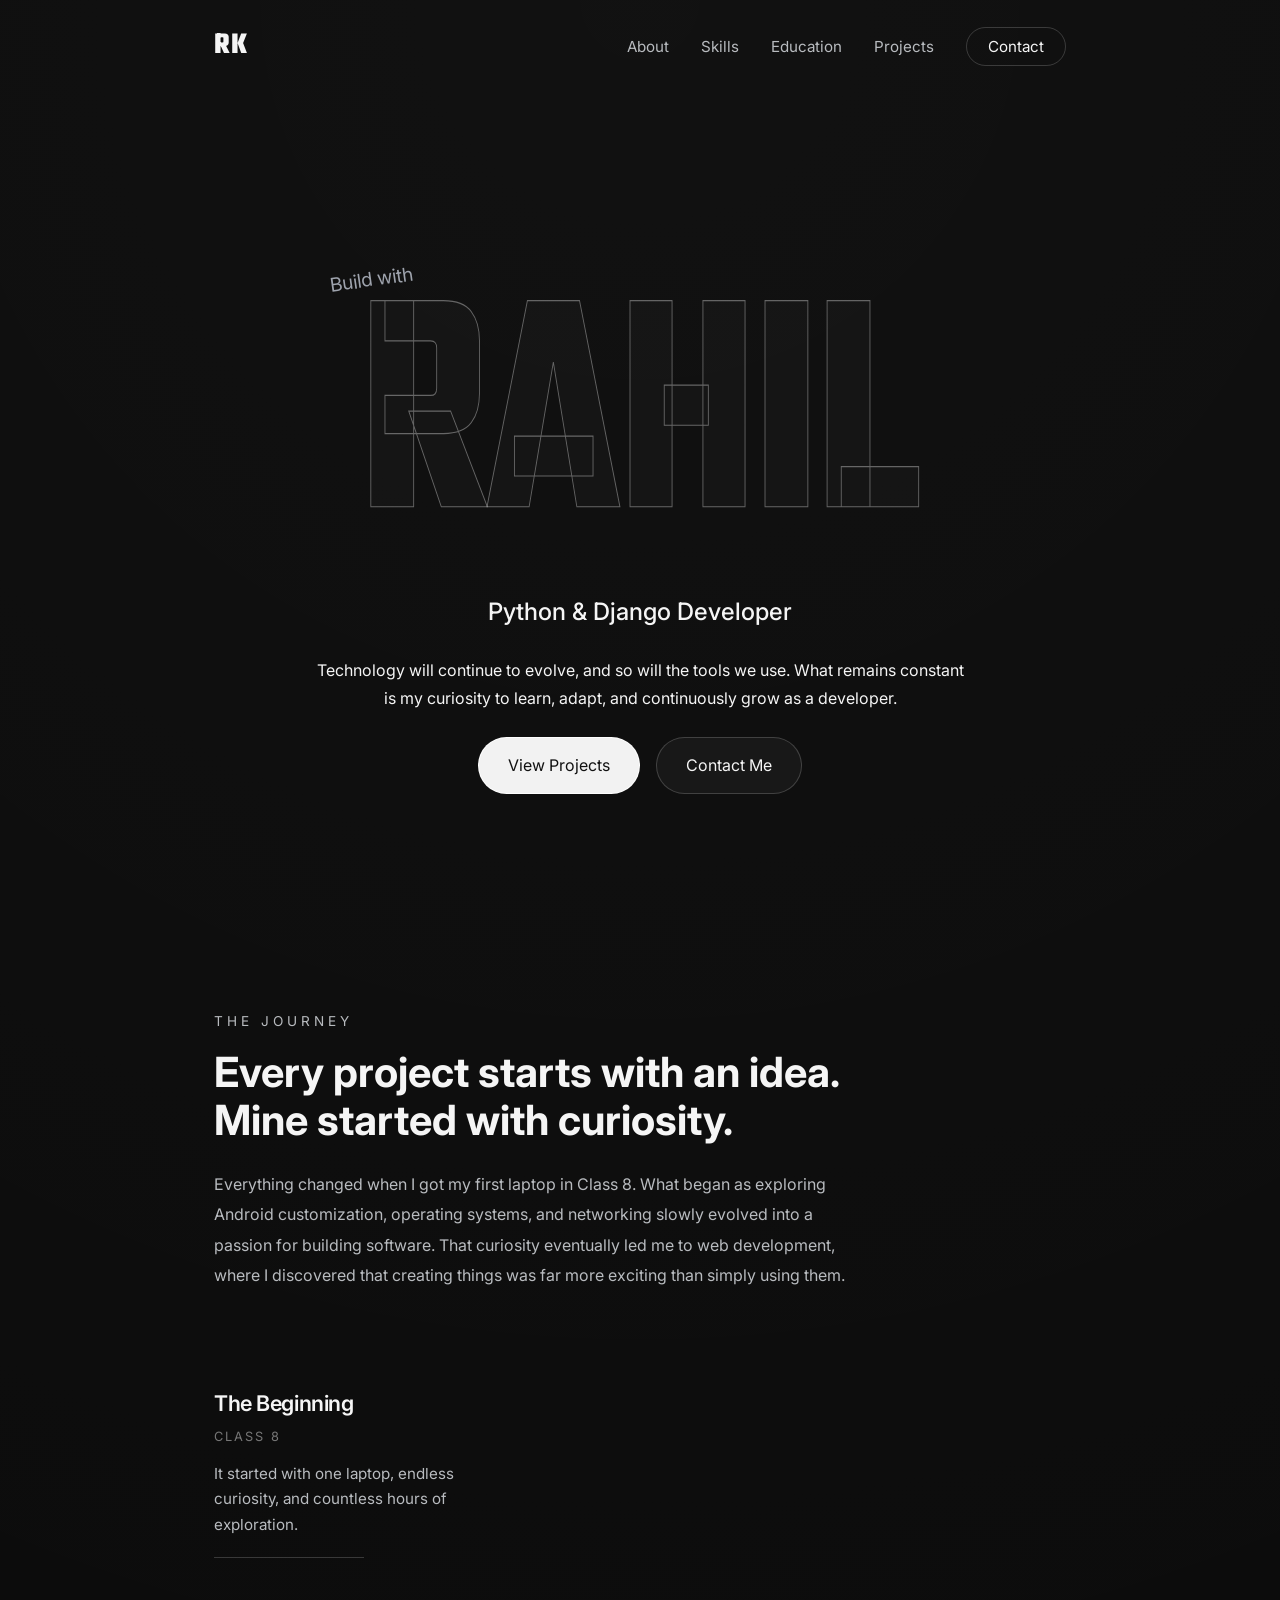
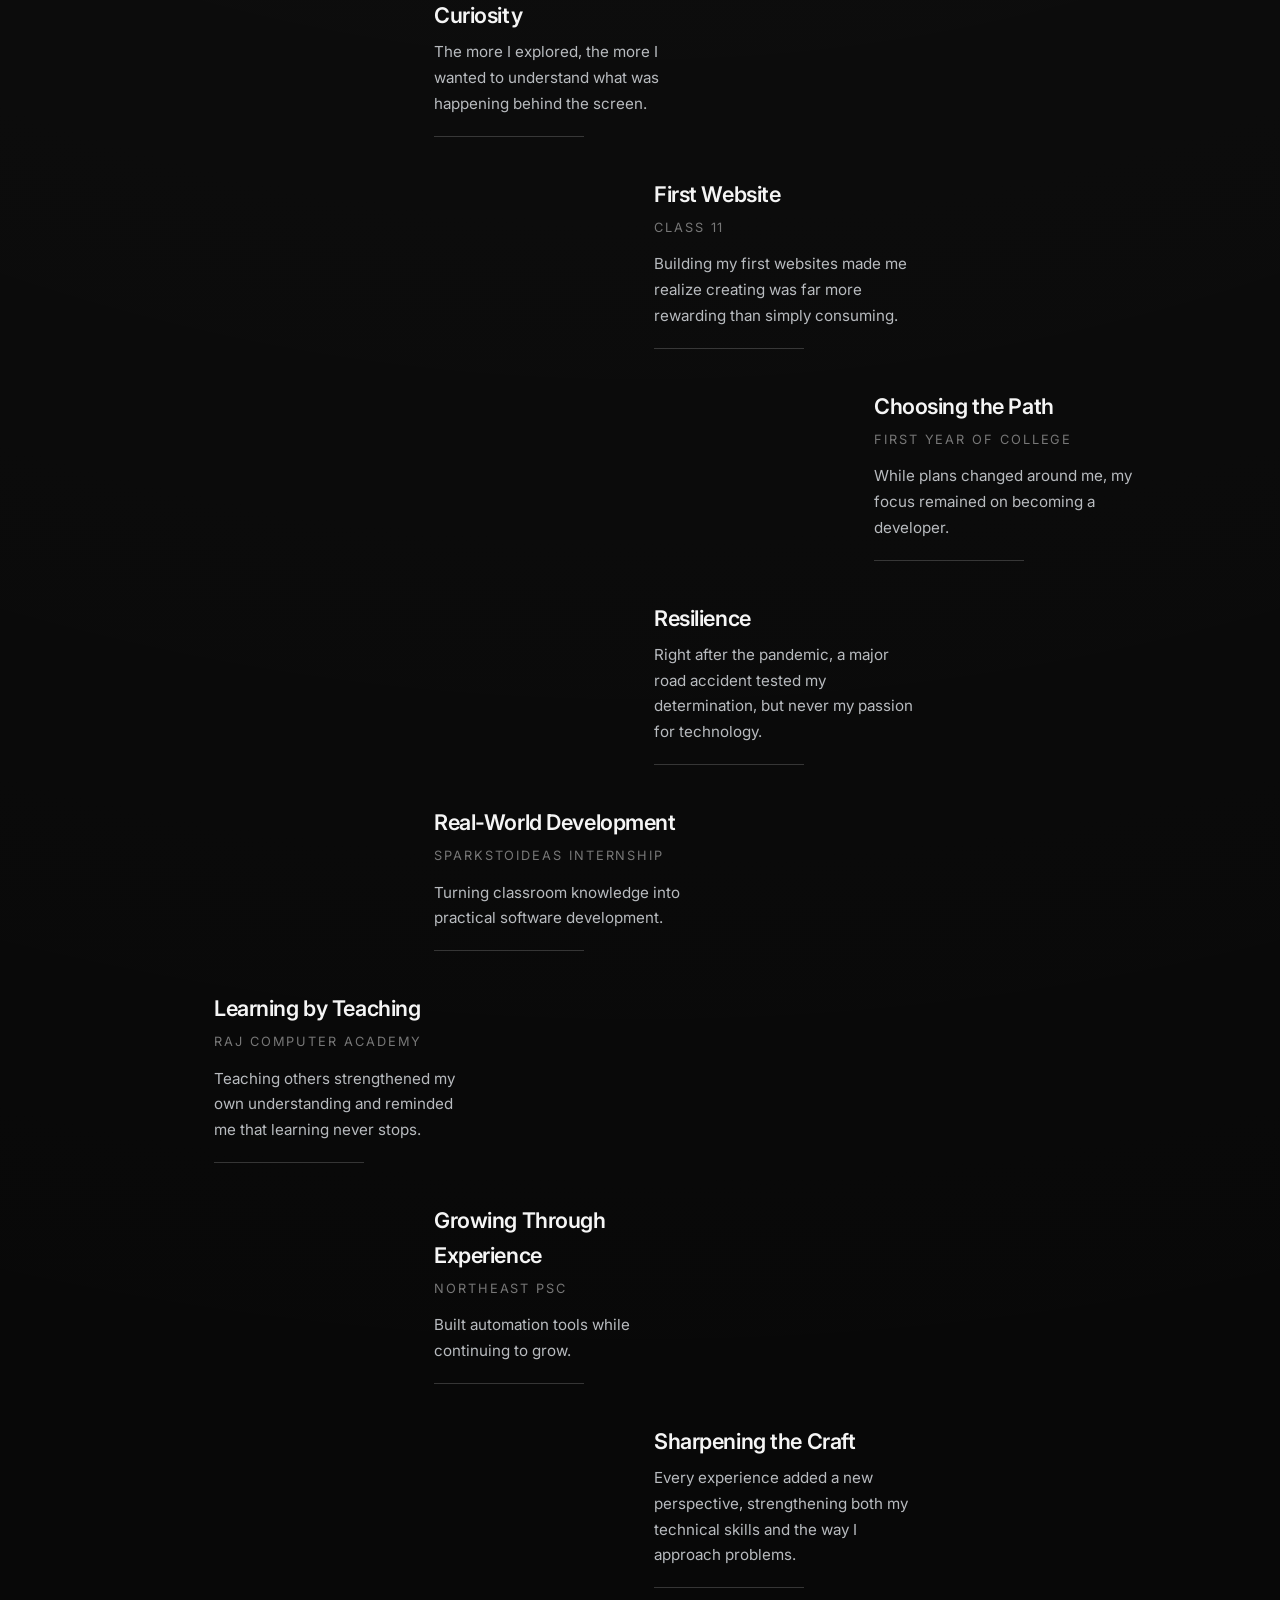
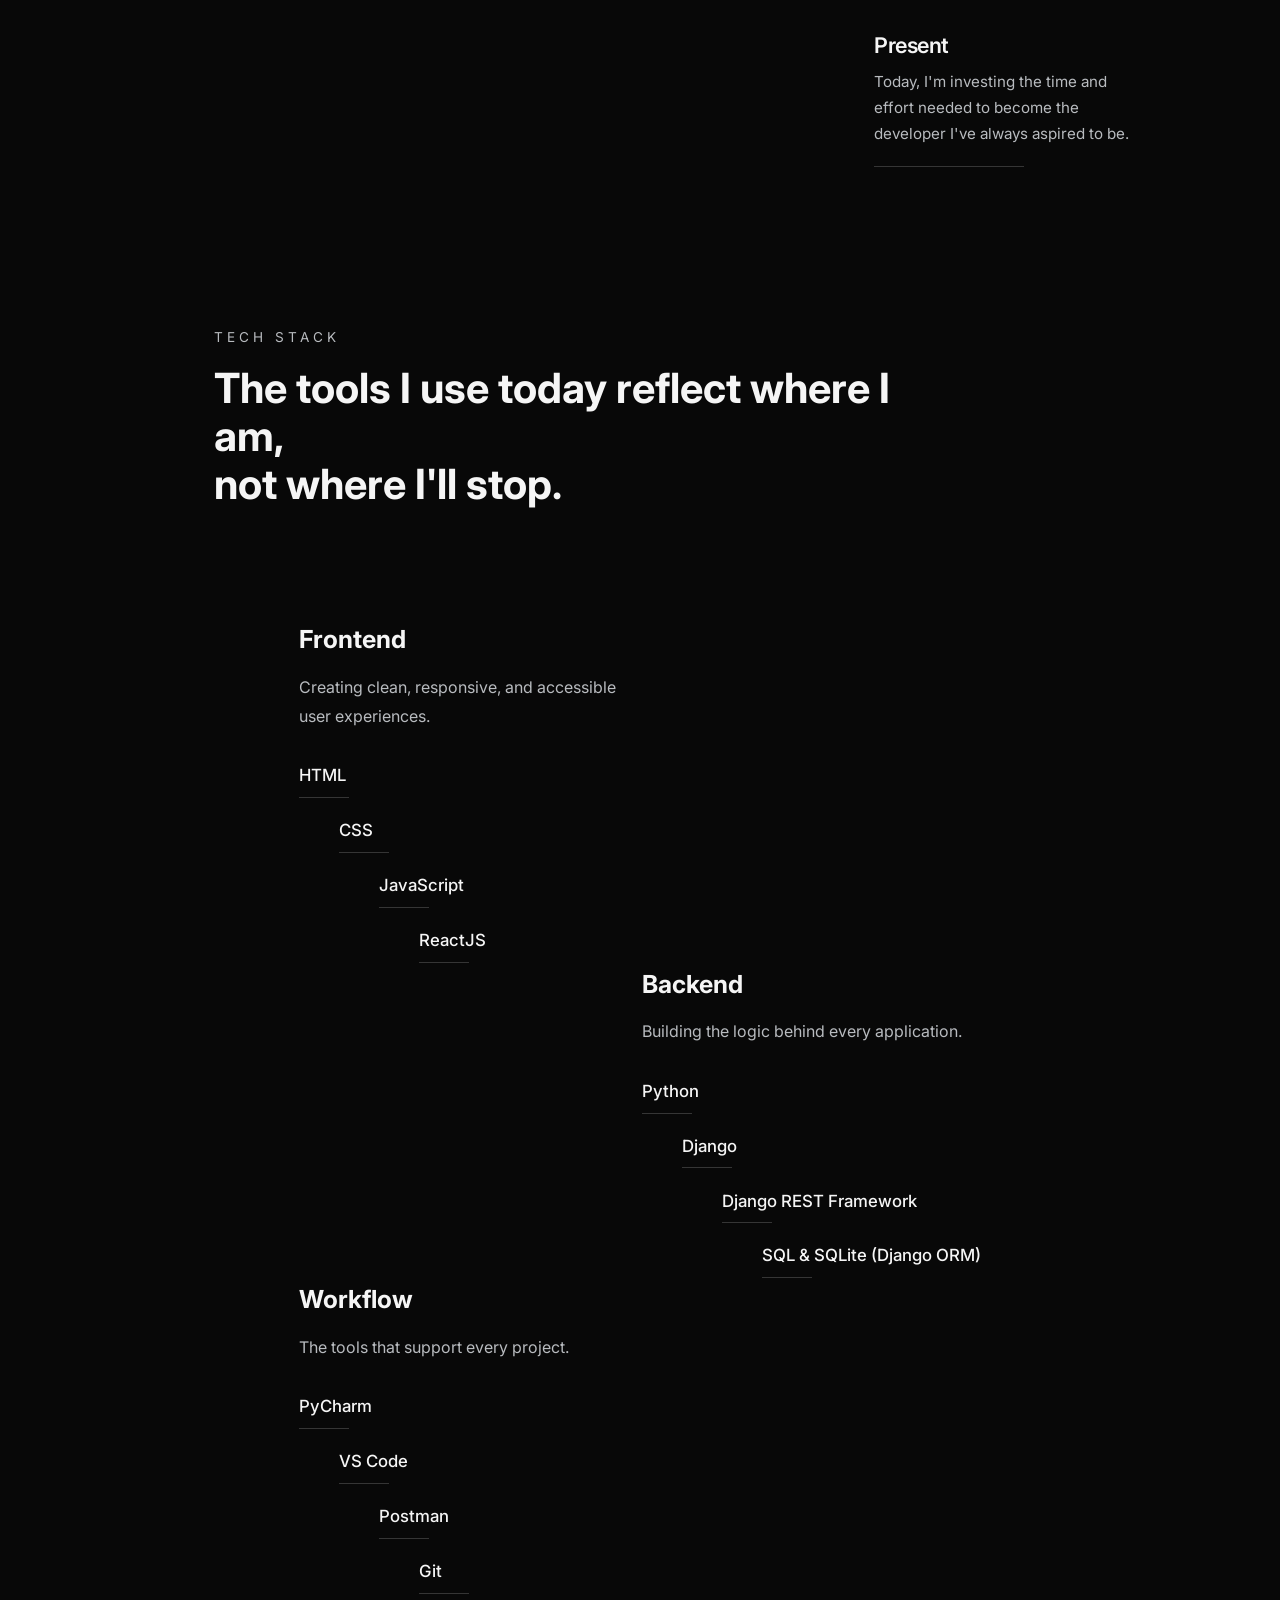
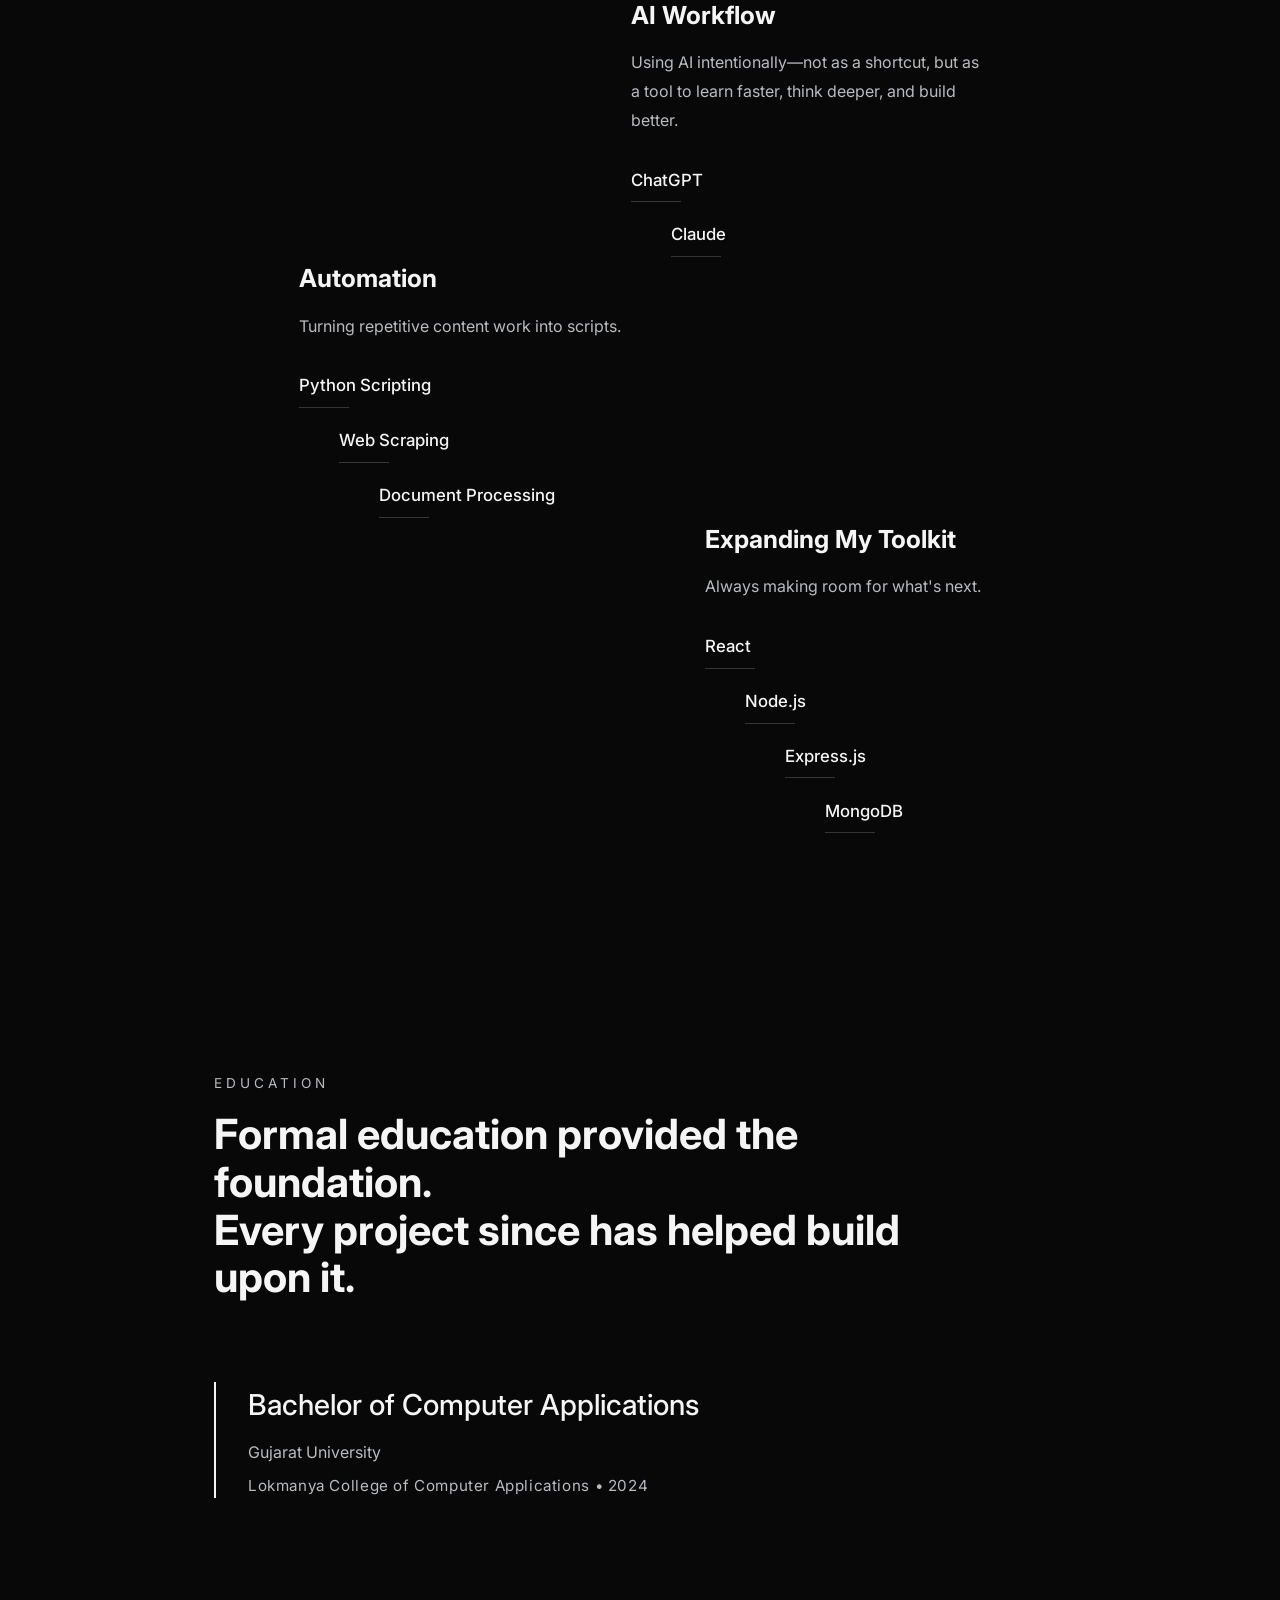
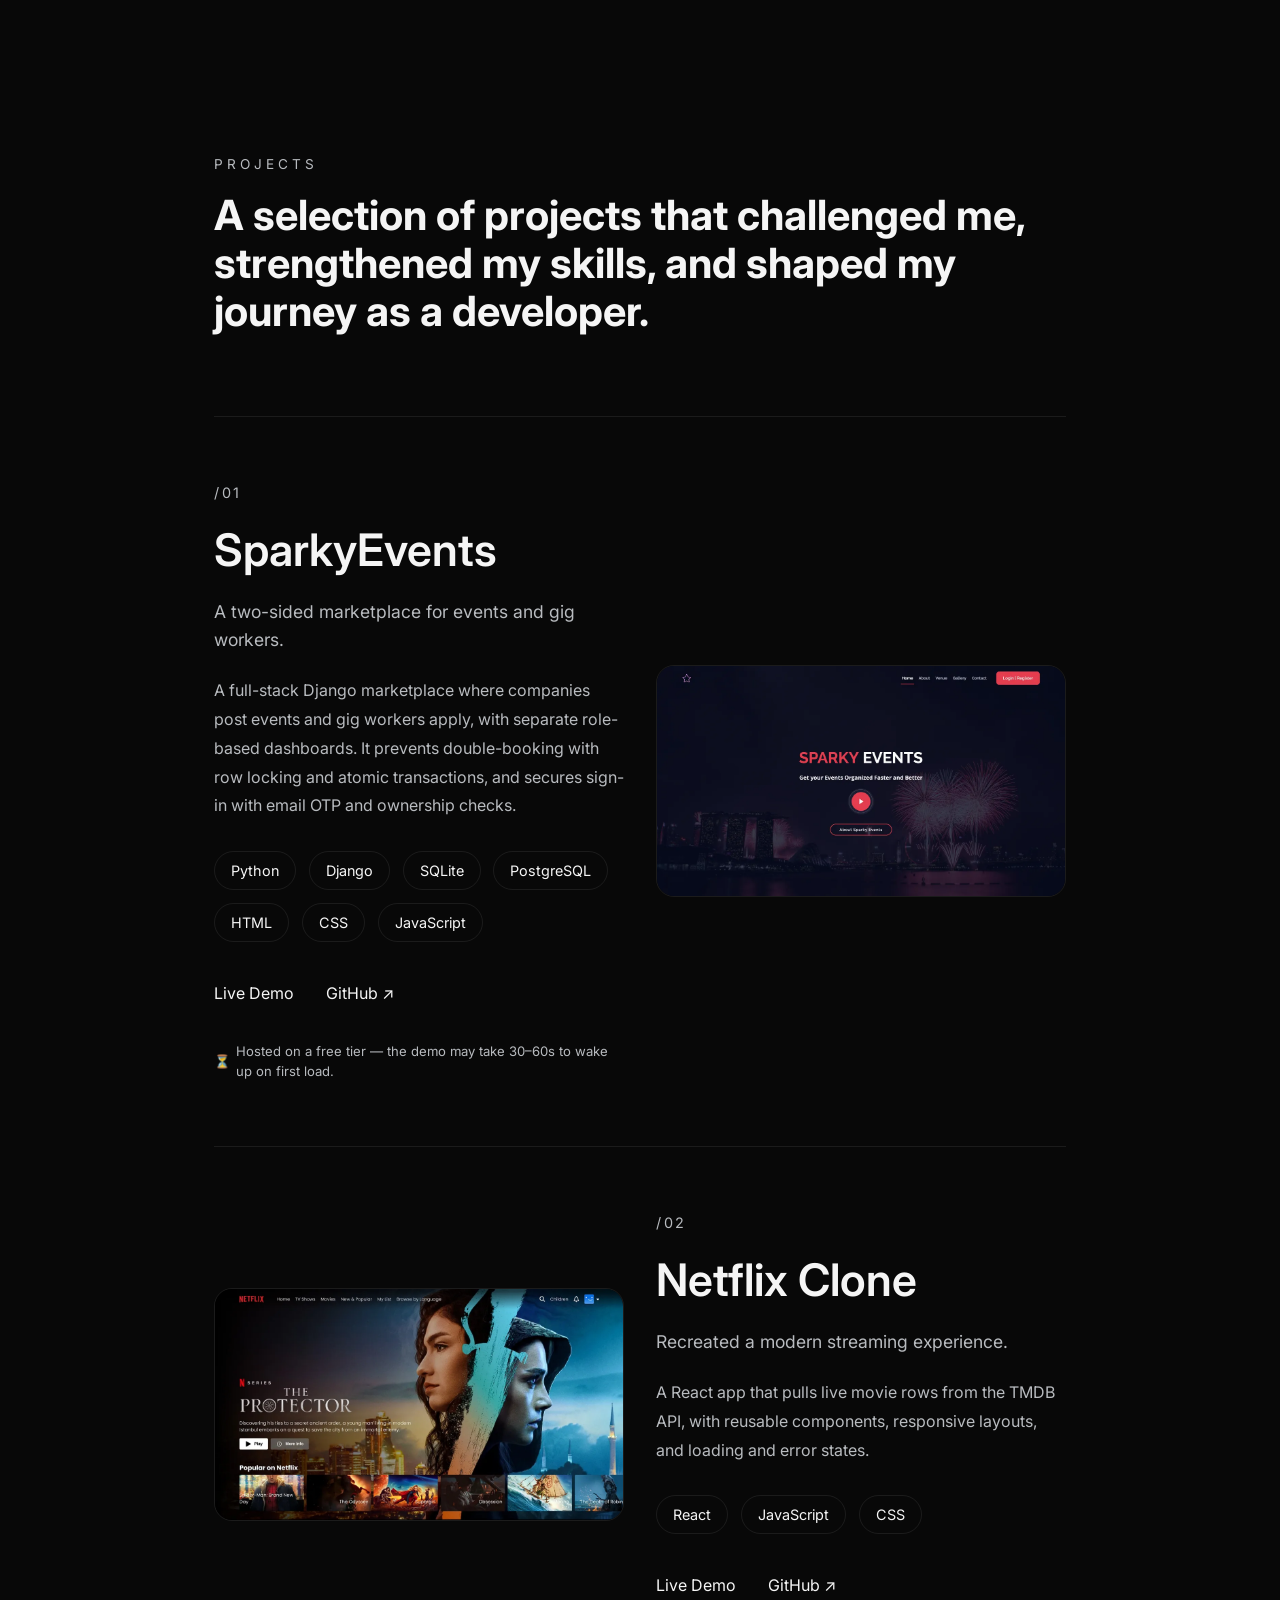
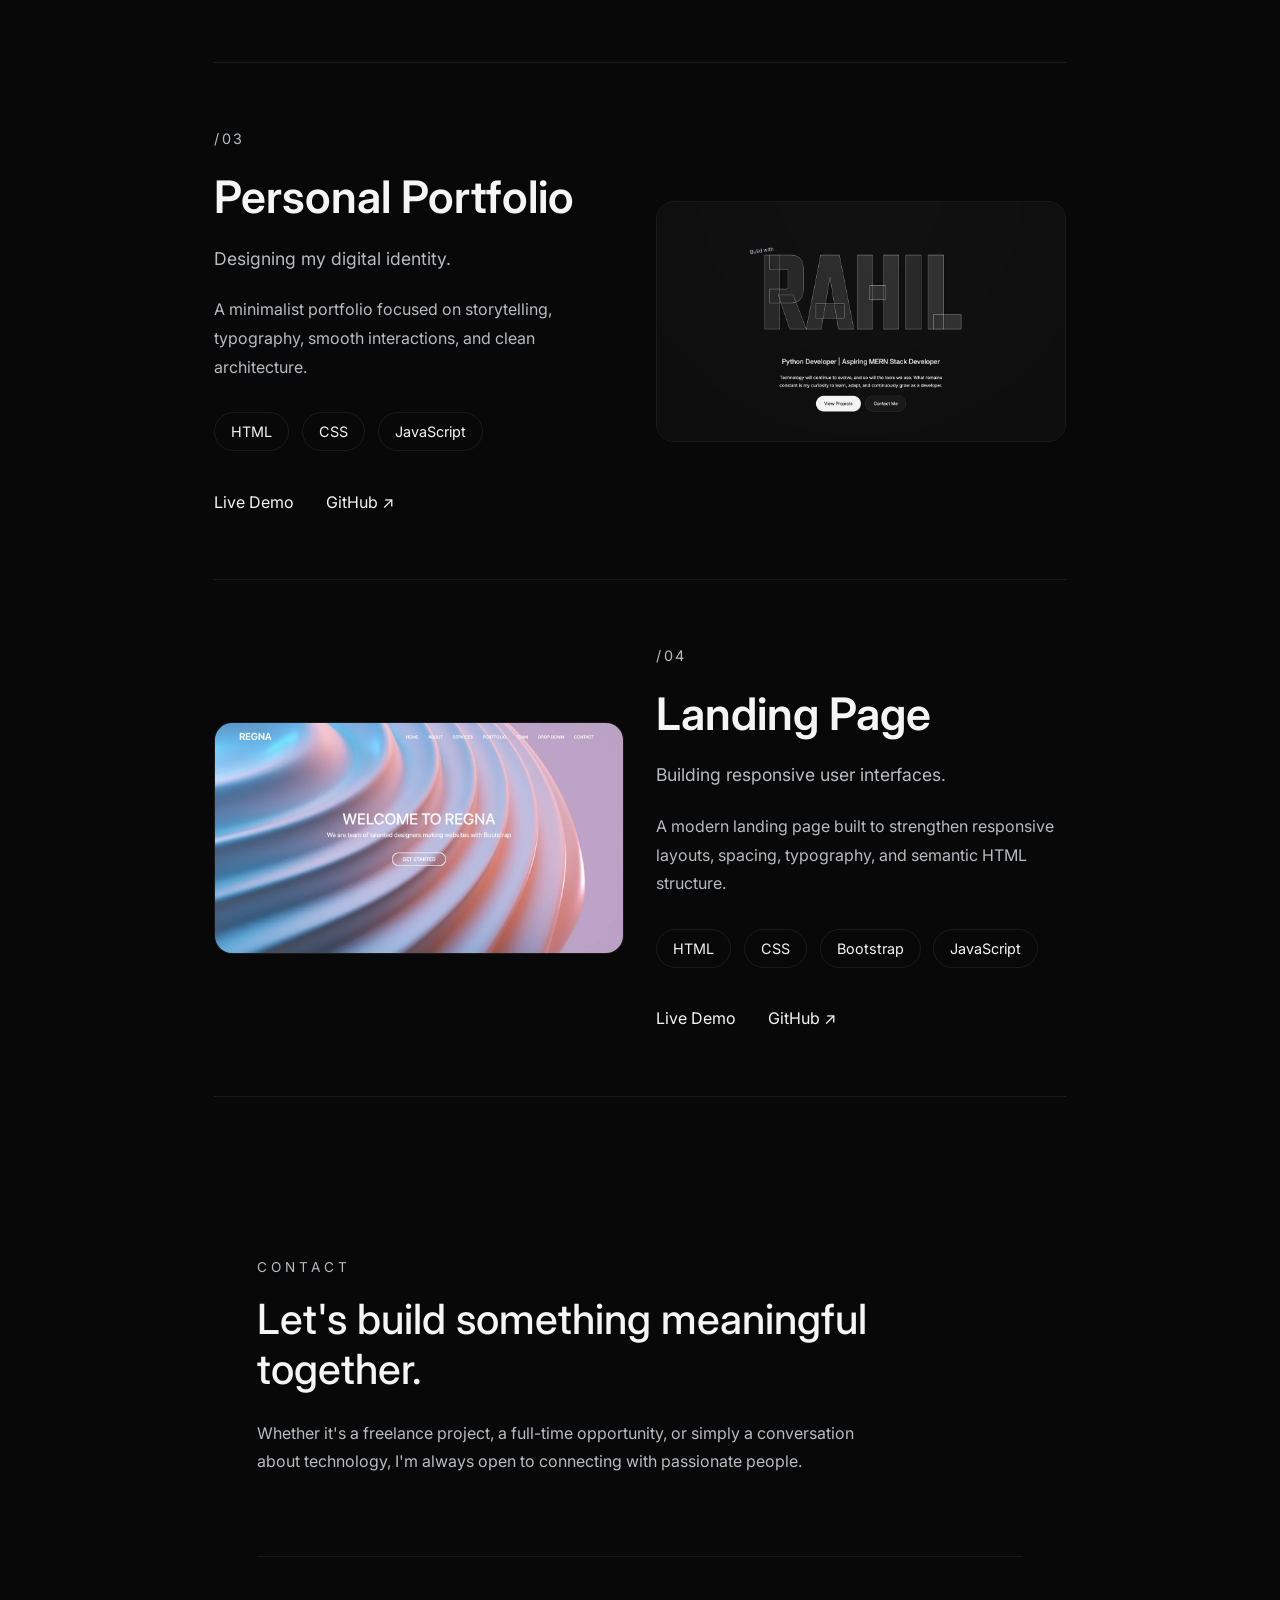
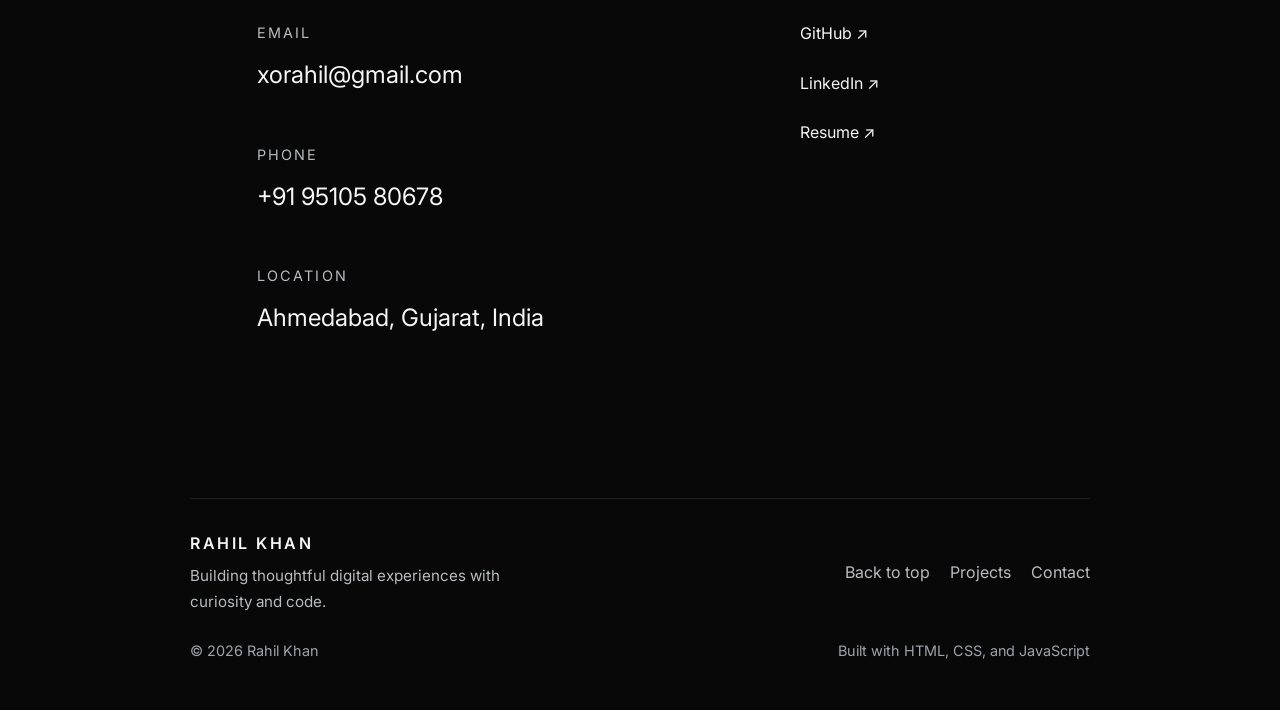
<file: index.html>
<!doctype html>
<html lang="en">
  <head>
    <meta charset="UTF-8" />
    <meta name="viewport" content="width=device-width, initial-scale=1.0" />
    <title>Rahil Khan | Python & Django Developer</title>
    <meta
      name="description"
      content="Portfolio of Rahil Khan, a Python & Django developer from Ahmedabad, India, building full-stack web apps and Python automation tools."
    />
    <meta name="author" content="Rahil Khan" />
    <meta name="theme-color" content="#080808" />

    <!-- Open Graph / social preview -->
    <meta property="og:type" content="website" />
    <meta property="og:title" content="Rahil Khan | Python Developer" />
    <meta
      property="og:description"
      content="Portfolio of Rahil Khan — Python/Django developer building toward the MERN stack. Explore projects, skills, and ways to connect."
    />
    <meta property="og:image" content="assets/images/portfolio.webp" />
    <meta property="og:url" content="https://xorahil.github.io/portfolio-v1/" />

    <!-- Twitter card -->
    <meta name="twitter:card" content="summary_large_image" />
    <meta name="twitter:title" content="Rahil Khan | Python Developer" />
    <meta
      name="twitter:description"
      content="Portfolio of Rahil Khan — Python/Django developer building toward the MERN stack."
    />
    <meta name="twitter:image" content="assets/images/portfolio.webp" />

    <!-- Favicon -->
    <link rel="icon" type="image/svg+xml" href="assets/images/favicon.svg" />

    <!-- Google font CDN -->
    <link rel="preconnect" href="https://fonts.googleapis.com" />
    <link rel="preconnect" href="https://fonts.gstatic.com" crossorigin />
    <link
      href="https://fonts.googleapis.com/css2?family=Inter:ital,opsz,wght@0,14..32,100..900;1,14..32,100..900&family=Teko:wght@300..700&display=swap"
      rel="stylesheet"
    />

    <link rel="stylesheet" href="assets/css/styles.css" />
  </head>
  <body>
    <!-- Skip link for accessibility -->
    <a class="skip-link" href="#main-content">Skip to content</a>

    <!-- Header section start -->
    <header>
      <nav>
        <a href="#hero" class="nav-brand">RK</a>

        <button
          class="nav-toggle"
          id="navToggle"
          aria-label="Toggle navigation menu"
          aria-expanded="false"
          aria-controls="navMenu"
        >
          <span></span>
          <span></span>
          <span></span>
        </button>

        <ul class="nav-menu" id="navMenu">
          <li><a href="#about">About</a></li>
          <li><a href="#skills">Skills</a></li>
          <li><a href="#education">Education</a></li>
          <li><a href="#projects">Projects</a></li>
          <li><a href="#contact" class="nav-cta">Contact</a></li>
        </ul>
      </nav>
    </header>
    <!-- Header section end -->

    <!-- Main content start -->
    <main id="main-content">
      <!-- Hero section start -->
      <section id="hero">
        <div class="hero-title">
          <p class="hero-build-with">Build with</p>
          <h1 id="hero-name">
            <span>R</span><span>A</span><span>H</span><span>I</span
            ><span>L</span>
          </h1>
        </div>
        <!-- <img
          class="hero-image"
          src="assets/images/portrait.webp"
          alt="Portrait of Rahil Khan"
          width="330"
          height="440"
        /> -->
        <div class="hero-content">
          <h2 class="hero-subtitle">
            Python & Django Developer
          </h2>
          <p class="hero-description">
            Technology will continue to evolve, and so will the tools we use.
            What remains constant is my curiosity to learn, adapt, and
            continuously grow as a developer.
          </p>
          <div class="hero-btns">
            <a href="#projects" class="hero-button primary">View Projects</a>
            <a href="#contact" class="hero-button">Contact Me</a>
          </div>
        </div>
      </section>
      <!-- Hero section end -->

      <!-- About section start -->
      <section id="about">
        <div class="about-story">
          <p class="section-label">THE JOURNEY</p>

          <h2 class="about-heading">
            Every project starts with an idea.<br />
            Mine started with curiosity.
          </h2>

          <p class="about-description">
            Everything changed when I got my first laptop in Class 8. What began
            as exploring Android customization, operating systems, and
            networking slowly evolved into a passion for building software. That
            curiosity eventually led me to web development, where I discovered
            that creating things was far more exciting than simply using them.
          </p>
        </div>

        <div class="about-timeline">
          <div class="timeline-item left">
            <h3>The Beginning</h3>
            <span>Class 8</span>
            <p>
              It started with one laptop, endless curiosity, and countless hours
              of exploration.
            </p>
          </div>

          <div class="timeline-item center">
            <h3>Curiosity</h3>
            <p>
              The more I explored, the more I wanted to understand what was
              happening behind the screen.
            </p>
          </div>

          <div class="timeline-item right">
            <h3>First Website</h3>
            <span>Class 11</span>
            <p>
              Building my first websites made me realize creating was far more
              rewarding than simply consuming.
            </p>
          </div>

          <div class="timeline-item far-right">
            <h3>Choosing the Path</h3>
            <span>First Year Of College</span>
            <p>
              While plans changed around me, my focus remained on becoming a
              developer.
            </p>
          </div>

          <div class="timeline-item right">
            <h3>Resilience</h3>
            <p>
              Right after the pandemic, a major road accident tested my
              determination, but never my passion for technology.
            </p>
          </div>

          <div class="timeline-item center">
            <h3>Real-World Development</h3>
            <span>SparkstoIdeas Internship</span>
            <p>
              Turning classroom knowledge into practical software development.
            </p>
          </div>

          <div class="timeline-item left">
            <h3>Learning by Teaching</h3>
            <span>Raj Computer Academy</span>
            <p>
              Teaching others strengthened my own understanding and reminded me
              that learning never stops.
            </p>
          </div>

          <div class="timeline-item center">
            <h3>Growing Through Experience</h3>
            <span>Northeast PSC</span>
            <p>Built automation tools while continuing to grow.</p>
          </div>

          <div class="timeline-item right">
            <h3>Sharpening the Craft</h3>
            <p>
              Every experience added a new perspective, strengthening both my
              technical skills and the way I approach problems.
            </p>
          </div>

          <div class="timeline-item far-right">
            <h3>Present</h3>
            <p>
              Today, I'm investing the time and effort needed to become the
              developer I've always aspired to be.
            </p>
          </div>
        </div>
      </section>
      <!-- About section end -->

      <!-- Skills section start -->
      <section id="skills">
        <div class="skills-intro">
          <p class="section-label">TECH STACK</p>

          <h2 class="about-heading">
            The tools I use today reflect where I am,<br />
            not where I'll stop.
          </h2>
        </div>

        <div class="skills-stack">
          <!-- Frontend -->
          <div class="stack-item left">
            <h3>Frontend</h3>
            <span
              >Creating clean, responsive, and accessible user
              experiences.</span
            >

            <div class="tech-item-stair">
              <div class="tech-item">HTML</div>
              <div class="tech-item">CSS</div>
              <div class="tech-item">JavaScript</div>
              <div class="tech-item">ReactJS</div>
            </div>
          </div>

          <!-- Backend -->
          <div class="stack-item right">
            <h3>Backend</h3>
            <span>Building the logic behind every application.</span>

            <div class="tech-item-stair">
              <div class="tech-item">Python</div>
              <div class="tech-item">Django</div>
              <div class="tech-item">Django REST Framework</div>
              <div class="tech-item">SQL & SQLite (Django ORM)</div>
            </div>
          </div>

          <!-- Workflow -->
          <div class="stack-item left">
            <h3>Workflow</h3>
            <span>The tools that support every project.</span>

            <div class="tech-item-stair">
              <div class="tech-item">PyCharm</div>
              <div class="tech-item">VS Code</div>
              <div class="tech-item">Postman</div>
              <div class="tech-item">Git</div>
            </div>
          </div>

          <!-- AI Workflow -->
          <div class="stack-item right">
            <h3>AI Workflow</h3>
            <span>
              Using AI intentionally—not as a shortcut, but as a tool to learn
              faster, think deeper, and build better.
            </span>

            <div class="tech-item-stair">
              <div class="tech-item">ChatGPT</div>
              <div class="tech-item">Claude</div>
            </div>
          </div>

          <!-- Automation -->
          <div class="stack-item left">
            <h3>Automation</h3>
            <span>Turning repetitive content work into scripts.</span>

            <div class="tech-item-stair">
              <div class="tech-item">Python Scripting</div>
              <div class="tech-item">Web Scraping</div>
              <div class="tech-item">Document Processing</div>
            </div>
          </div>

          <!-- Expanding -->
          <div class="stack-item right">
            <h3>Expanding My Toolkit</h3>
            <span>Always making room for what's next.</span>

            <div class="tech-item-stair">
              <div class="tech-item">React</div>
              <div class="tech-item">Node.js</div>
              <div class="tech-item">Express.js</div>
              <div class="tech-item">MongoDB</div>
            </div>
          </div>
        </div>
      </section>
      <!-- Skills section end -->

      <!-- Education section start -->
      <section id="education">
        <div class="education-intro">
          <p class="section-label">EDUCATION</p>
          <h2 class="about-heading">
            Formal education provided the foundation.<br />
            Every project since has helped build upon it.
          </h2>
        </div>
        <div class="education-card">
          <div class="education-content">
            <h3>Bachelor of Computer Applications</h3>
            <p class="education-college">Gujarat University</p>
            <p class="education-meta">
              Lokmanya College of Computer Applications • 2024
            </p>
          </div>
        </div>
      </section>
      <!-- Education section end -->

      <!-- Projects section start -->
      <section id="projects">
        <div class="projects-intro">
          <p class="section-label">PROJECTS</p>

          <h2 class="about-heading">
            A selection of projects that challenged me, strengthened my skills,
            and shaped my journey as a developer.
          </h2>
        </div>

        <!-- PROJECT 01 -->
        <article class="project">
          <div class="project-preview">
            <img
              src="./assets/images/event-management.webp"
              alt="Sparky Event Management System dashboard"
              width="1200"
              height="679"
              loading="lazy"
            />
          </div>

          <div class="project-content">
            <span class="project-number">/01</span>

            <h3 class="project-title">SparkyEvents</h3>

            <p class="project-tagline">
              A two-sided marketplace for events and gig workers.
            </p>

            <p class="project-description">
              A full-stack Django marketplace where companies post events and
              gig workers apply, with separate role-based dashboards. It
              prevents double-booking with row locking and atomic transactions,
              and secures sign-in with email OTP and ownership checks.
            </p>

            <ul class="project-tech">
              <li>Python</li>
              <li>Django</li>
              <li>SQLite</li>
              <li>PostgreSQL</li>
              <li>HTML</li>
              <li>CSS</li>
              <li>JavaScript</li>
            </ul>

            <div class="project-links">
              <a
                href="https://sparkyevents.onrender.com"
                target="_blank"
                rel="noopener"
              >
                Live Demo
              </a>
              <a
                href="https://github.com/xoRahiL/SparkyEvents"
                target="_blank"
                rel="noopener"
              >
                GitHub ↗
              </a>
            </div>
            <p class="demo-note">
              <span aria-hidden="true">⏳</span> Hosted on a free tier — the
              demo may take 30–60s to wake up on first load.
            </p>
          </div>
        </article>

        <!-- PROJECT 02 -->
        <article class="project">
          <div class="project-preview">
            <img
              src="./assets/images/netflixclone-project.webp"
              alt="Netflix Clone UI screenshot"
              width="1200"
              height="678"
              loading="lazy"
            />
          </div>

          <div class="project-content">
            <span class="project-number">/02</span>

            <h3 class="project-title">Netflix Clone</h3>

            <p class="project-tagline">
              Recreated a modern streaming experience.
            </p>

            <p class="project-description">
              A React app that pulls live movie rows from the TMDB API, with
              reusable components, responsive layouts, and loading and error
              states.
            </p>

            <ul class="project-tech">
              <li>React</li>
              <li>JavaScript</li>
              <li>CSS</li>
            </ul>

            <div class="project-links">
              <a
                href="https://netflix-clone-mu-liard.vercel.app"
                target="_blank"
                rel="noopener"
                >Live Demo</a
              >
              <a
                href="https://github.com/xoRahiL/netflix-clone"
                target="_blank"
                rel="noopener"
              >
                GitHub ↗
              </a>
            </div>
          </div>
        </article>

        <!-- PROJECT 03 -->
        <article class="project">
          <div class="project-preview">
            <img
              src="./assets/images/portfolio.webp"
              alt="Personal Portfolio site screenshot"
              width="1200"
              height="702"
              loading="lazy"
            />
          </div>

          <div class="project-content">
            <span class="project-number">/03</span>

            <h3 class="project-title">Personal Portfolio</h3>

            <p class="project-tagline">Designing my digital identity.</p>

            <p class="project-description">
              A minimalist portfolio focused on storytelling, typography, smooth
              interactions, and clean architecture.
            </p>

            <ul class="project-tech">
              <li>HTML</li>
              <li>CSS</li>
              <li>JavaScript</li>
            </ul>

            <div class="project-links">
              <a
                href="https://xorahil.github.io/portfolio-v1/"
                target="_blank"
                rel="noopener"
              >
                Live Demo
              </a>
              <a
                href="https://github.com/xoRahiL/portfolio-v1"
                target="_blank"
                rel="noopener"
              >
                GitHub ↗
              </a>
            </div>
          </div>
        </article>

        <!-- PROJECT 04 -->
        <article class="project">
          <div class="project-preview">
            <img
              src="./assets/images/regna-boostrap.webp"
              alt="Regna landing page screenshot"
              width="1200"
              height="678"
              loading="lazy"
            />
          </div>

          <div class="project-content">
            <span class="project-number">/04</span>

            <h3 class="project-title">Landing Page</h3>

            <p class="project-tagline">Building responsive user interfaces.</p>

            <p class="project-description">
              A modern landing page built to strengthen responsive layouts,
              spacing, typography, and semantic HTML structure.
            </p>

            <ul class="project-tech">
              <li>HTML</li>
              <li>CSS</li>
              <li>Bootstrap</li>
              <li>JavaScript</li>
            </ul>

            <div class="project-links">
              <a
                href="https://xorahil.github.io/RegnaBootstrap/"
                target="_blank"
                rel="noopener"
              >
                Live Demo
              </a>
              <a
                href="https://github.com/xoRahiL/RegnaBootstrap"
                target="_blank"
                rel="noopener"
              >
                GitHub ↗
              </a>
            </div>
          </div>
        </article>
      </section>
      <!-- Projects section end -->

      <!-- Contact section start -->
      <section id="contact">
        <div class="contact-intro">
          <p class="section-label">CONTACT</p>

          <h2 class="section-heading">
            Let's build something meaningful together.
          </h2>

          <p class="contact-text">
            Whether it's a freelance project, a full-time opportunity, or simply
            a conversation about technology, I'm always open to connecting with
            passionate people.
          </p>
        </div>

        <div class="contact-content">
          <div class="contact-info">
            <div class="contact-item">
              <span class="contact-label"> Email </span>
              <a href="mailto:xorahil@gmail.com"> xorahil@gmail.com </a>
            </div>

            <div class="contact-item">
              <span class="contact-label"> Phone </span>
              <a href="tel:+919510580678"> +91 95105 80678 </a>
            </div>

            <div class="contact-item">
              <span class="contact-label"> Location </span>
              <p>Ahmedabad, Gujarat, India</p>
            </div>
          </div>

          <div class="contact-socials">
            <a href="https://github.com/xoRahiL" target="_blank" rel="noopener"
              >GitHub ↗</a
            >
            <a
              href="https://www.linkedin.com/in/rahil-khan-xo21/"
              target="_blank"
              rel="noopener"
              >LinkedIn ↗</a
            >
            <a href="resume.html" target="_blank" rel="noopener">Resume ↗</a>
          </div>
        </div>
      </section>
      <!-- Contact section end -->
    </main>
    <!-- Main content end -->

    <!-- Footer section start -->
    <footer>
      <div class="footer-content">
        <div class="footer-brand">
          <span class="footer-name">Rahil Khan</span>
          <p>
            Building thoughtful digital experiences with curiosity and code.
          </p>
        </div>

        <div class="footer-links">
          <a href="#hero">Back to top</a>
          <a href="#projects">Projects</a>
          <a href="#contact">Contact</a>
        </div>
      </div>

      <div class="footer-meta">
        <span>© 2026 Rahil Khan</span>
        <span>Built with HTML, CSS, and JavaScript</span>
      </div>
    </footer>
    <!-- Footer section end -->

    <script src="assets/js/script.js"></script>
  </body>
</html>
</file>
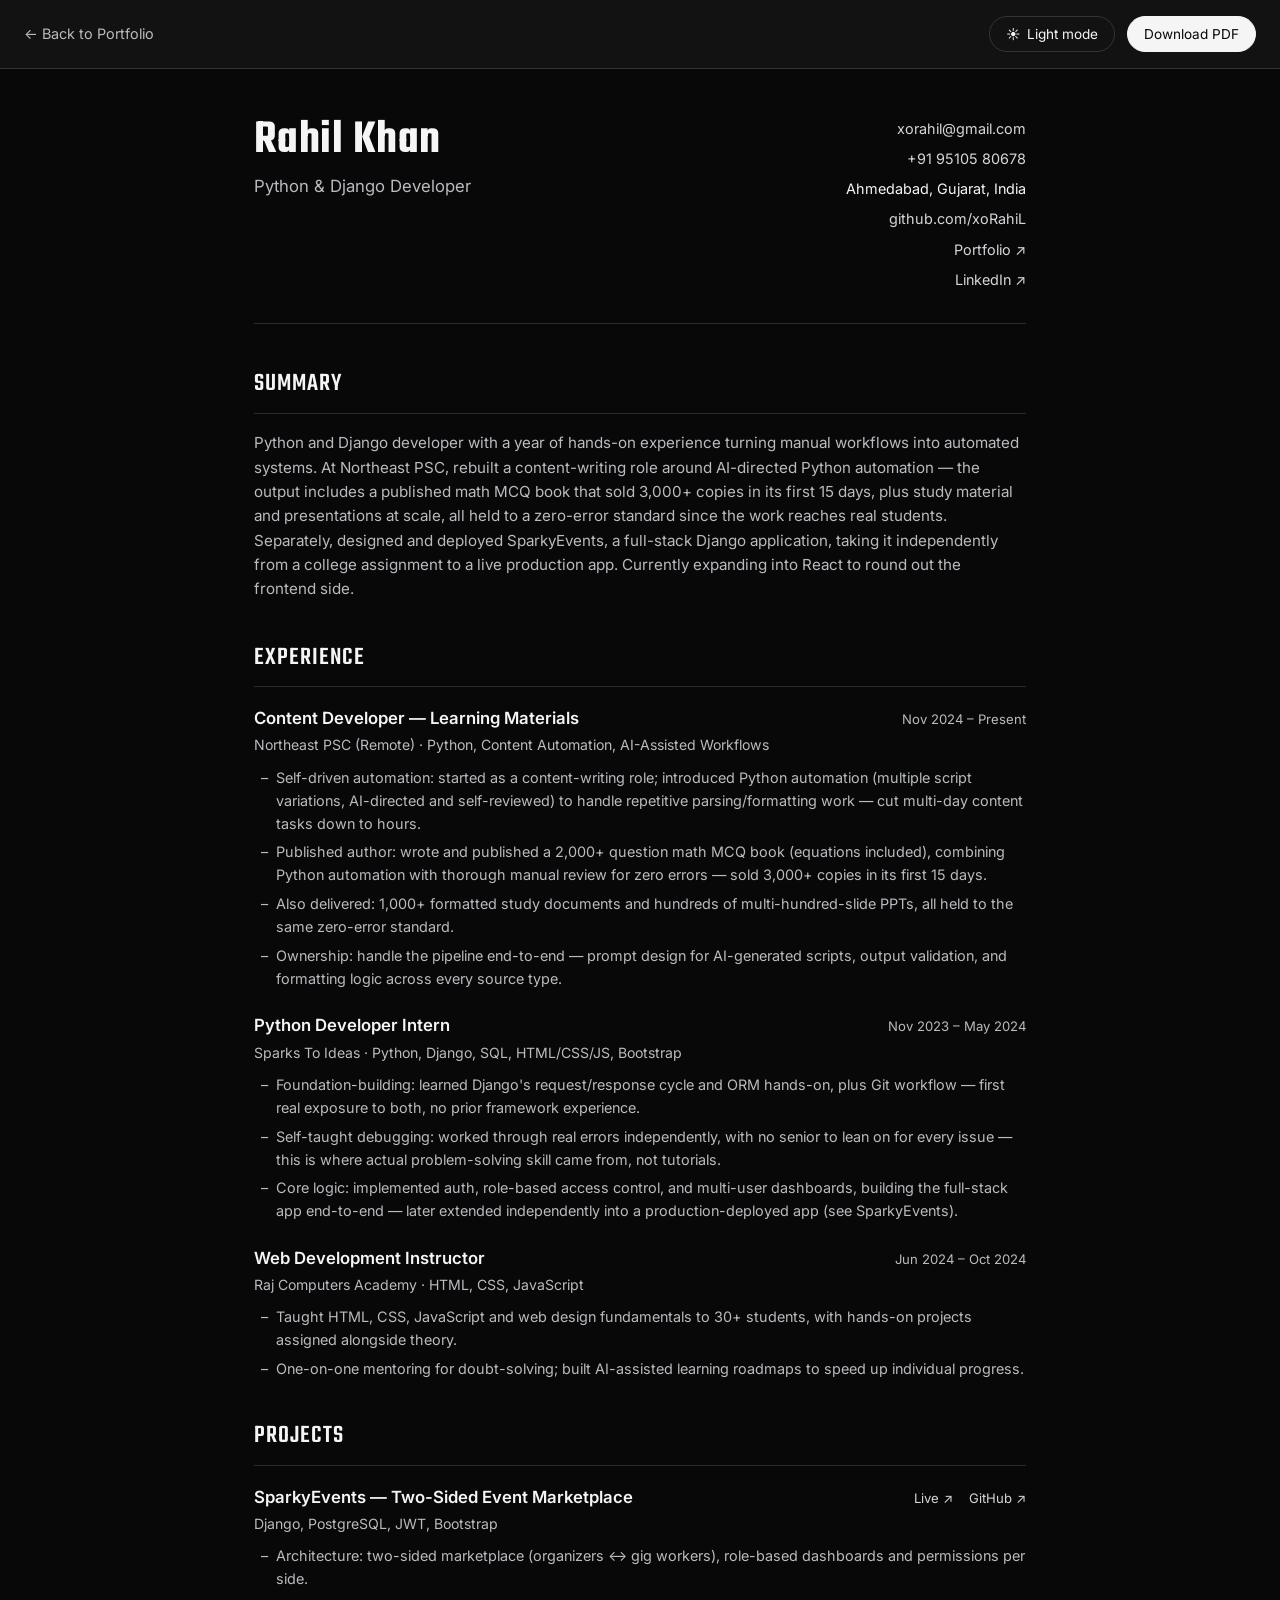
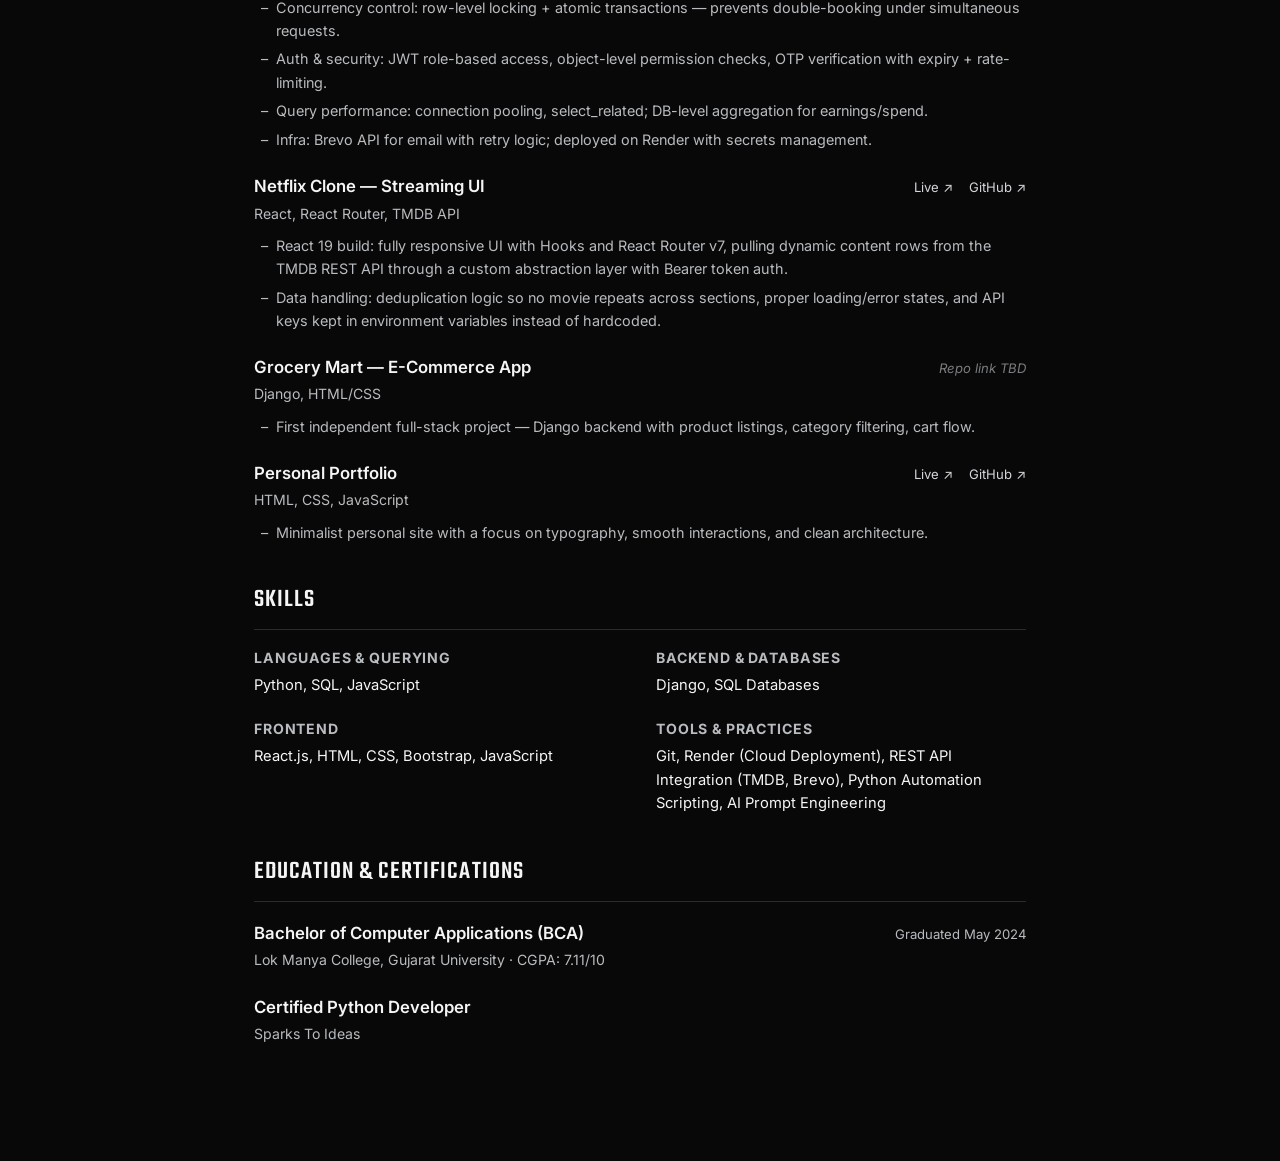
<file: resume.html>
<!doctype html>
<html lang="en">
  <head>
    <meta charset="UTF-8" />
    <meta name="viewport" content="width=device-width, initial-scale=1.0" />
    <title>Rahil Khan | Resume</title>
    <meta
      name="description"
      content="Resume of Rahil Khan — Python/Django developer from Ahmedabad, India, building toward the MERN stack."
    />
    <link rel="icon" type="image/svg+xml" href="assets/images/favicon.svg" />

    <link rel="preconnect" href="https://fonts.googleapis.com" />
    <link rel="preconnect" href="https://fonts.gstatic.com" crossorigin />
    <link
      href="https://fonts.googleapis.com/css2?family=Inter:ital,opsz,wght@0,14..32,100..900;1,14..32,100..900&family=Teko:wght@300..700&display=swap"
      rel="stylesheet"
    />

    <link rel="stylesheet" href="assets/css/resume.css" />
  </head>
  <body>
    <!-- Toolbar: not printed, holds theme toggle + download/print button -->
    <div class="resume-toolbar no-print">
      <a href="index.html" class="toolbar-back">← Back to Portfolio</a>
      <div class="toolbar-actions">
        <button
          id="themeToggle"
          class="toolbar-btn"
          aria-label="Toggle light/dark theme"
        >
          <span id="themeIcon" aria-hidden="true">☀️</span>
          <span id="themeLabel">Light mode</span>
        </button>
        <button id="downloadBtn" class="toolbar-btn primary">
          Download PDF
        </button>
      </div>
    </div>

    <main class="resume-page">
      <!-- ============ HEADER ============ -->
      <header class="resume-header">
        <div class="resume-heading">
          <h1>Rahil Khan</h1>
          <p class="resume-title">Python & Django Developer</p>
        </div>

        <ul class="resume-contact">
          <li><a href="mailto:xorahil@gmail.com">xorahil@gmail.com</a></li>
          <li><a href="tel:+919510580678">+91 95105 80678</a></li>
          <li>Ahmedabad, Gujarat, India</li>
          <li><a href="https://github.com/xoRahiL" target="_blank" rel="noopener">github.com/xoRahiL</a></li>
          <li><a href="https://xorahil.github.io/portfolio-v1/" target="_blank" rel="noopener">Portfolio ↗</a></li>
          <li><a href="https://www.linkedin.com/in/rahil-khan-xo21/" target="_blank" rel="noopener">LinkedIn ↗</a></li>
        </ul>
      </header>

      <!-- ============ SUMMARY ============ -->
      <section class="resume-section">
        <h2>Summary</h2>
        <p>
          Python and Django developer with a year of hands-on experience
          turning manual workflows into automated systems. At Northeast
          PSC, rebuilt a content-writing role around AI-directed Python
          automation — the output includes a published math MCQ book that
          sold 3,000+ copies in its first 15 days, plus study material and
          presentations at scale, all held to a zero-error standard since
          the work reaches real students. Separately, designed and
          deployed SparkyEvents, a full-stack Django application, taking
          it independently from a college assignment to a live production
          app. Currently expanding into React to round out the frontend
          side.
        </p>
      </section>

      <!-- ============ EXPERIENCE ============ -->
      <section class="resume-section">
        <h2>Experience</h2>

        <div class="resume-entry">
          <div class="entry-top">
            <h3>Content Developer — Learning Materials</h3>
            <span class="entry-date">Nov 2024 – Present</span>
          </div>
          <p class="entry-org">Northeast PSC (Remote) · Python, Content Automation, AI-Assisted Workflows</p>
          <ul class="entry-bullets">
            <li>Self-driven automation: started as a content-writing role; introduced Python automation (multiple script variations, AI-directed and self-reviewed) to handle repetitive parsing/formatting work — cut multi-day content tasks down to hours.</li>
            <li>Published author: wrote and published a 2,000+ question math MCQ book (equations included), combining Python automation with thorough manual review for zero errors — sold 3,000+ copies in its first 15 days.</li>
            <li>Also delivered: 1,000+ formatted study documents and hundreds of multi-hundred-slide PPTs, all held to the same zero-error standard.</li>
            <li>Ownership: handle the pipeline end-to-end — prompt design for AI-generated scripts, output validation, and formatting logic across every source type.</li>
          </ul>
        </div>

        <div class="resume-entry">
          <div class="entry-top">
            <h3>Python Developer Intern</h3>
            <span class="entry-date">Nov 2023 – May 2024</span>
          </div>
          <p class="entry-org">Sparks To Ideas · Python, Django, SQL, HTML/CSS/JS, Bootstrap</p>
          <ul class="entry-bullets">
            <li>Foundation-building: learned Django's request/response cycle and ORM hands-on, plus Git workflow — first real exposure to both, no prior framework experience.</li>
            <li>Self-taught debugging: worked through real errors independently, with no senior to lean on for every issue — this is where actual problem-solving skill came from, not tutorials.</li>
            <li>Core logic: implemented auth, role-based access control, and multi-user dashboards, building the full-stack app end-to-end — later extended independently into a production-deployed app (see SparkyEvents).</li>
          </ul>
        </div>

        <div class="resume-entry">
          <div class="entry-top">
            <h3>Web Development Instructor</h3>
            <span class="entry-date">Jun 2024 – Oct 2024</span>
          </div>
          <p class="entry-org">Raj Computers Academy · HTML, CSS, JavaScript</p>
          <ul class="entry-bullets">
            <li>Taught HTML, CSS, JavaScript and web design fundamentals to 30+ students, with hands-on projects assigned alongside theory.</li>
            <li>One-on-one mentoring for doubt-solving; built AI-assisted learning roadmaps to speed up individual progress.</li>
          </ul>
        </div>
      </section>

      <!-- ============ PROJECTS ============ -->
      <section class="resume-section">
        <h2>Projects</h2>

        <div class="resume-entry">
          <div class="entry-top">
            <h3>SparkyEvents — Two-Sided Event Marketplace</h3>
            <div class="entry-links">
              <a href="https://sparkyevents.onrender.com" target="_blank" rel="noopener" class="entry-link">Live ↗</a>
              <a href="https://github.com/xoRahiL/SparkyEvents" target="_blank" rel="noopener" class="entry-link">GitHub ↗</a>
            </div>
          </div>
          <p class="entry-org">Django, PostgreSQL, JWT, Bootstrap</p>
          <ul class="entry-bullets">
            <li>Architecture: two-sided marketplace (organizers ↔ gig workers), role-based dashboards and permissions per side.</li>
            <li>Concurrency control: row-level locking + atomic transactions — prevents double-booking under simultaneous requests.</li>
            <li>Auth & security: JWT role-based access, object-level permission checks, OTP verification with expiry + rate-limiting.</li>
            <li>Query performance: connection pooling, select_related; DB-level aggregation for earnings/spend.</li>
            <li>Infra: Brevo API for email with retry logic; deployed on Render with secrets management.</li>
          </ul>
        </div>

        <div class="resume-entry">
          <div class="entry-top">
            <h3>Netflix Clone — Streaming UI</h3>
            <div class="entry-links">
              <!-- TODO: add your live Vercel URL here -->
              <a href="https://netflix-clone-mu-liard.vercel.app" target="_blank" rel="noopener" class="entry-link">Live ↗</a>
              <!-- TODO: confirm/push this repo — github.com/xoRahiL/netflix-clone is not resolving publicly yet -->
              <a href="https://github.com/xoRahiL/netflix-clone" target="_blank" rel="noopener" class="entry-link">GitHub ↗</a>
            </div>
          </div>
          <p class="entry-org">React, React Router, TMDB API</p>
          <ul class="entry-bullets">
            <li>React 19 build: fully responsive UI with Hooks and React Router v7, pulling dynamic content rows from the TMDB REST API through a custom abstraction layer with Bearer token auth.</li>
            <li>Data handling: deduplication logic so no movie repeats across sections, proper loading/error states, and API keys kept in environment variables instead of hardcoded.</li>
          </ul>
        </div>

        <div class="resume-entry">
          <div class="entry-top">
            <h3>Grocery Mart — E-Commerce App</h3>
            <div class="entry-links">
              <!-- TODO: add a link here if this project is on GitHub -->
              <span class="entry-link muted">Repo link TBD</span>
            </div>
          </div>
          <p class="entry-org">Django, HTML/CSS</p>
          <ul class="entry-bullets">
            <li>First independent full-stack project — Django backend with product listings, category filtering, cart flow.</li>
          </ul>
        </div>

        <div class="resume-entry">
          <div class="entry-top">
            <h3>Personal Portfolio</h3>
            <div class="entry-links">
              <a href="https://xorahil.github.io/portfolio-v1/" target="_blank" rel="noopener" class="entry-link">Live ↗</a>
              <a href="https://github.com/xoRahiL/portfolio-v1" target="_blank" rel="noopener" class="entry-link">GitHub ↗</a>
            </div>
          </div>
          <p class="entry-org">HTML, CSS, JavaScript</p>
          <ul class="entry-bullets">
            <li>Minimalist personal site with a focus on typography, smooth interactions, and clean architecture.</li>
          </ul>
        </div>
      </section>

      <!-- ============ SKILLS ============ -->
      <section class="resume-section">
        <h2>Skills</h2>
        <div class="skills-grid">
          <div class="skill-group">
            <h3>Languages & Querying</h3>
            <p>Python, SQL, JavaScript</p>
          </div>
          <div class="skill-group">
            <h3>Backend & Databases</h3>
            <p>Django, SQL Databases</p>
          </div>
          <div class="skill-group">
            <h3>Frontend</h3>
            <p>React.js, HTML, CSS, Bootstrap, JavaScript</p>
          </div>
          <div class="skill-group">
            <h3>Tools & Practices</h3>
            <p>Git, Render (Cloud Deployment), REST API Integration (TMDB, Brevo), Python Automation Scripting, AI Prompt Engineering</p>
          </div>
        </div>
      </section>

      <!-- ============ EDUCATION ============ -->
      <section class="resume-section">
        <h2>Education & Certifications</h2>
        <div class="resume-entry">
          <div class="entry-top">
            <h3>Bachelor of Computer Applications (BCA)</h3>
            <span class="entry-date">Graduated May 2024</span>
          </div>
          <p class="entry-org">Lok Manya College, Gujarat University · CGPA: 7.11/10</p>
        </div>
        <div class="resume-entry">
          <div class="entry-top">
            <h3>Certified Python Developer</h3>
          </div>
          <p class="entry-org">Sparks To Ideas</p>
        </div>
      </section>
    </main>

    <script src="assets/js/resume.js"></script>
  </body>
</html>
</file>
<file: assets/css/styles.css>
/* ==================================================
   1. RESET
================================================== */

* {
  box-sizing: border-box;
  margin: 0;
  padding: 0;
}

/* ==================================================
   2. ROOT VARIABLES
================================================== */

:root {
  /* Colors */
  --background-color: #080808;
  --surface-color: #121212;
  --text-color: #f5f5f5;
  --text-secondary: #b8bbbf;
  --silver: #d4d6db;
  --muted-silver: #9ea3ad;
  --border-silver: rgba(255, 255, 255, 0.18);

  --link-color: #d4d6db;
  --link-hover-color: #f5f5f5;

  /* Typography */
  --font-primary: "Inter", sans-serif;

  /* Layout */
  --container-width: 900px;
  --section-spacing: 2rem;

  /* Effects */
  --transition: all 0.3s ease;
}

/* ==================================================
   3. GLOBAL STYLES
================================================== */

html {
  scroll-behavior: smooth;
  scroll-padding-top: 100px;
  overflow-x: hidden;
}

body {
  font-family: var(--font-primary);
  line-height: 1.6;
  overflow-x: hidden;
  background:
    radial-gradient(circle at top, rgba(255, 255, 255, 0.04), transparent 30%),
    var(--background-color);
  color: var(--text-color);
}

a {
  color: var(--text-color);
  text-decoration: none;
}

ol,
ul {
  list-style: none;
}

img {
  max-width: 100%;
  height: auto;
  display: block;
}

.skip-link {
  position: absolute;
  top: -100px;
  left: 1rem;
  z-index: 1000;
  padding: 0.75rem 1.25rem;
  background: var(--text-color);
  color: #111;
  border-radius: 8px;
  font-weight: 600;
  transition: top 0.2s ease;
}

.skip-link:focus {
  top: 1rem;
}

/* ==================================================
   4. TYPOGRAPHY
================================================== */

/* ==================================================
   5. LAYOUT
================================================== */

main {
  max-width: var(--container-width);
  margin: 0 auto;
  padding: 0 1.5rem;
}

section {
  margin: var(--section-spacing) 0;
}

/* ==================================================
   6. HEADER
================================================== */

header {
  position: sticky;
  top: 0;
  z-index: 100;
  padding: 0.5rem 0;
  background: transparent;
  border-bottom: 1px solid transparent;
  backdrop-filter: blur(0px);
  transition:
    background 0.3s ease,
    border-color 0.3s ease,
    backdrop-filter 0.3s ease;
}

header.scrolled {
  background: rgba(8, 8, 8, 0.75);
  border-bottom: 1px solid rgba(255, 255, 255, 0.08);
  backdrop-filter: blur(10px);
}

/* ==================================================
   7. NAVIGATION
================================================== */

nav {
  max-width: var(--container-width);
  margin: 0 auto;
  padding: 0.9rem 1.5rem;
  display: flex;
  align-items: center;
  justify-content: space-between;
}

.nav-brand {
  font-family: "Teko", sans-serif;
  font-size: 1.9rem;
  font-weight: 700;
  letter-spacing: 0.04em;
  color: var(--text-color);
}

.nav-menu {
  display: flex;
  align-items: center;
  gap: 2rem;
}

.nav-menu a {
  font-size: 0.95rem;
  color: var(--text-secondary);
  transition: color 0.25s ease;
  position: relative;
}

.nav-menu a::after {
  content: "";
  position: absolute;
  left: 0;
  bottom: -4px;
  width: 0;
  height: 1px;
  background: currentColor;
  transition: width 0.25s ease;
}

.nav-menu a:hover {
  color: var(--text-color);
}

.nav-menu a:hover::after {
  width: 100%;
}

.nav-menu .nav-cta {
  padding: 0.55rem 1.3rem;
  border: 1px solid var(--border-silver);
  border-radius: 999px;
  color: var(--text-color);
}

.nav-menu .nav-cta::after {
  display: none;
}

.nav-menu .nav-cta:hover {
  background: rgba(255, 255, 255, 0.08);
}

/* Hamburger toggle button, hidden on desktop */
.nav-toggle {
  display: none;
  flex-direction: column;
  justify-content: center;
  gap: 5px;
  width: 40px;
  height: 40px;
  background: transparent;
  border: none;
  cursor: pointer;
  z-index: 110;
}

.nav-toggle span {
  display: block;
  width: 24px;
  height: 2px;
  background: var(--text-color);
  transition:
    transform 0.3s ease,
    opacity 0.3s ease;
}

.nav-toggle.open span:nth-child(1) {
  transform: translateY(7px) rotate(45deg);
}

.nav-toggle.open span:nth-child(2) {
  opacity: 0;
}

.nav-toggle.open span:nth-child(3) {
  transform: translateY(-7px) rotate(-45deg);
}

@media (max-width: 768px) {
  .nav-toggle {
    display: flex;
  }

  .nav-menu {
    position: fixed;
    top: 0;
    right: 0;
    height: 100vh;
    width: min(75vw, 320px);
    flex-direction: column;
    justify-content: center;
    align-items: flex-start;
    gap: 2rem;
    padding: 2rem;
    background: var(--surface-color);
    border-left: 1px solid rgba(255, 255, 255, 0.08);
    transform: translateX(100%);
    transition: transform 0.35s cubic-bezier(0.22, 1, 0.36, 1);
  }

  .nav-menu.open {
    transform: translateX(0);
  }

  .nav-menu a {
    font-size: 1.1rem;
  }
}

/* ==================================================
   8. MAIN CONTENT
================================================== */

/* Nothing yet */

/* ==================================================
   9. COMPONENTS
================================================== */

/* Nothing yet */

/* ==================================================
   10. PAGE SECTIONS
================================================== */

/* ---------- Hero ---------- */

#hero {
  min-height: calc(100vh - 95px);
  min-height: calc(100dvh - 95px);
  display: flex;
  flex-direction: column;
  justify-content: center;
  align-items: center;
  position: relative;
  padding: 2rem 0;
  overflow: hidden;
}
.hero-title {
  display: flex;
  flex-direction: column;
  align-items: flex-start;
  z-index: 1;
  gap: 0.6rem;
  opacity: 0;
  transform: translateY(40px);
  transition:
    opacity 0.8s ease,
    transform 0.8s cubic-bezier(0.22, 1, 0.36, 1);
}
.hero-title.show {
  opacity: 1;
  transform: translateY(0);
}
.hero-build-with {
  font-size: 1.2rem;
  margin-bottom: 0.6rem;
  color: var(--muted-silver);
  transform: rotate(-8deg);
}
#hero-name {
  font-family: "Teko", sans-serif;
  font-size: clamp(10rem, 28vw, 17rem);
  line-height: 0.85;
  /* letter-spacing: -0.02em; */
  font-weight: 700;
  color: rgba(255, 255, 255, 0.02);
  -webkit-text-stroke: 1px rgba(255, 255, 255, 0.35);

  transform: scaleY(1.18) scaleX(0.9);
  transform-origin: center;
}
#hero-name span {
  display: inline-block;
  animation-name: electric;
  animation-duration: 10s;
  animation-timing-function: linear;
  animation-iteration-count: infinite;
}
#hero-name span:nth-child(1) {
  animation-delay: 2s;
}
#hero-name span:nth-child(2) {
  animation-delay: 2.8s;
}
#hero-name span:nth-child(3) {
  animation-delay: 3.6s;
}
#hero-name span:nth-child(4) {
  animation-delay: 2.3s;
}
#hero-name span:nth-child(5) {
  animation-delay: 4.1s;
}
.hero-image {
  width: clamp(220px, 28vw, 330px);
  height: auto;
  position: absolute;
  top: 4.5rem;
  left: 45%;
  transform: translateX(-50%) scale(0.92);
  z-index: 2;
  opacity: 0;
  transition:
    opacity 0.8s ease 0.2s,
    transform 0.8s cubic-bezier(0.22, 1, 0.36, 1) 0.2s;
}

.hero-image.show {
  opacity: 1;
  transform: translateX(-50%) scale(1);
}
.hero-content {
  margin-top: 3rem;
  display: flex;
  flex-direction: column;
  align-items: center;
  gap: 1.5rem;
  max-width: 650px;
  text-align: center;
  z-index: 3;
  opacity: 0;
  transform: translateY(40px);
  transition:
    opacity 0.8s ease 0.4s,
    transform 0.8s cubic-bezier(0.22, 1, 0.36, 1) 0.4s;
}
.hero-content.show {
  opacity: 1;
  transform: translateY(0);
}
.hero-subtitle {
  font-size: 1.5rem;
  font-weight: 500;
}
.hero-description {
  line-height: 1.8;
}
.hero-btns {
  display: flex;
  gap: 1rem;
  flex-wrap: wrap;
  justify-content: center;
}
.hero-button {
  padding: 0.9rem 1.8rem;
  border: 1px solid var(--border-silver);
  border-radius: 999px;
  background: rgba(255, 255, 255, 0.04);
  color: var(--text-color);
  transition: all 0.3s ease;
}
.hero-button.primary {
  background: rgba(255, 255, 255, 0.95);
  color: #111;
  border-color: rgba(255, 255, 255, 0.9);
}
.hero-button:hover {
  background: rgba(255, 255, 255, 0.18);
  color: var(--text-color);
}
.hero-button.primary:hover {
  background: rgba(255, 255, 255, 0.12);
  color: var(--text-color);
  border-color: rgba(255, 255, 255, 0.4);
}
@keyframes electric {
  0%,
  20% {
    color: rgba(255, 255, 255, 0.04);
    -webkit-text-stroke: 1px rgba(255, 255, 255, 0.35);
    text-shadow: none;
  }
  21% {
    color: rgba(255, 255, 255, 0.18);
    -webkit-text-stroke: 1px rgba(255, 255, 255, 1);
    text-shadow:
      0 0 6px rgba(255, 255, 255, 0.8),
      0 0 14px rgba(255, 255, 255, 0.5);
  }
  21.5% {
    text-shadow: none;
  }
  22% {
    text-shadow: 0 0 5px rgba(255, 255, 255, 0.8);
  }
  22.5% {
    text-shadow: none;
  }
  100% {
    color: rgba(255, 255, 255, 0.04);
    -webkit-text-stroke: 1px rgba(255, 255, 255, 0.35);
    text-shadow: none;
  }
}
@media (max-width: 768px) {
  .hero-image {
    position: relative;
    top: auto;
    left: auto;
    transform: none;
    margin-top: -2rem;
    order: 2;
  }
  .hero-image.show {
    transform: none;
  }
  .hero-content {
    margin-top: 2rem;
  }
  .hero-subtitle {
    font-size: 1.15rem;
  }
  .hero-btns {
    flex-direction: column;
    width: 100%;
  }
  .hero-button {
    width: 220px;
    text-align: center;
  }

  #about {
    margin: 4rem 0;
  }

  .about-story {
    margin-bottom: 3.5rem;
  }

  .about-heading {
    font-size: clamp(1.5rem, 5vw, 2rem);
  }

  .about-description {
    max-width: 100%;
  }

  .about-timeline {
    gap: 1.5rem;
  }

  .timeline-item {
    width: 100%;
    margin-left: 0;
    padding: 1.2rem 0 0;
  }

  .timeline-item::after {
    width: 100%;
    max-width: 220px;
  }
}

/* ---------- About ---------- */

#about {
  margin: 5rem 0;
}

/* ===== Story ===== */

.about-story {
  max-width: 720px;
  margin-bottom: 6rem;

  opacity: 0;
  transform: translateY(40px);

  transition:
    opacity 0.8s ease,
    transform 0.8s cubic-bezier(0.22, 1, 0.36, 1);
}
.about-story.show {
  opacity: 1;
  transform: translateY(0);
}
.section-label {
  font-size: 0.85rem;
  letter-spacing: 0.25rem;
  color: var(--text-secondary);
  margin-bottom: 1rem;
}
.about-heading {
  font-size: clamp(1.8rem, 4vw, 2.6rem);
  line-height: 1.15;
  margin-bottom: 1.5rem;
}
.about-description {
  max-width: 650px;
  color: var(--text-secondary);
  line-height: 1.9;
}

/* ===== Timeline ===== */

.about-timeline {
  display: flex;
  flex-direction: column;
  gap: 2.5rem;
}

/* ===== Every Step(or every stair) ===== */

.timeline-item {
  width: 260px;
  position: relative;
  opacity: 0;
  transform: translateY(40px);
  transition:
    opacity 0.7s ease,
    transform 0.7s cubic-bezier(0.22, 1, 0.36, 1);
}
.timeline-item.show {
  opacity: 1;
  transform: translateY(0);
}
.timeline-item h3 {
  font-size: 1.35rem;
  font-weight: 600;
  letter-spacing: -0.02em;
  margin-bottom: 0.4rem;
}
.timeline-item span {
  display: block;
  font-size: 0.8rem;
  letter-spacing: 0.12rem;
  text-transform: uppercase;
  color: #777;
  margin-bottom: 0.8rem;
}
.timeline-item p {
  color: var(--text-secondary);
  line-height: 1.7;
  font-size: 0.95rem;
}

/* ===== Stair Positions ===== */

.left {
  margin-left: 0;
}
.center {
  margin-left: 220px;
}
.right {
  margin-left: 440px;
}
.far-right {
  margin-left: 660px;
}
.timeline-item::after {
  content: "";
  display: block;
  width: 150px;
  height: 1px;
  margin-top: 1.2rem;
  background: rgba(255, 255, 255, 0.18);
}

/* .timeline-item:last-child::after{
    display:none;
} */

/* The fixed left-margin "stair steps" (up to 660px) overflow any
   viewport under ~950px. Reset to a single stacked column on
   tablets too, not just phones. */
@media (max-width: 1024px) {
  .left,
  .center,
  .right,
  .far-right {
    margin-left: 0;
  }

  .timeline-item {
    width: 100%;
    max-width: 420px;
  }
}

/* ---------- Skills ---------- */

/* section ul {
  list-style: disc;
  margin-left: 1.5rem;
} */

#skills {
  padding: 5rem 0%;
}

.skills-intro {
  max-width: 750px;
  margin-bottom: 7rem;

  opacity: 0;
  transform: translateY(40px);

  transition:
    opacity 0.8s ease,
    transform 0.8s cubic-bezier(0.22, 1, 0.36, 1);
}

.skills-intro.show {
  opacity: 1;
  transform: translateY(0);
}

.skills-stack {
  display: flex;
  flex-direction: column;
  gap: 2px;
  align-items: flex-start;
  padding: 0 10%;
}

#skills .stack-item {
  max-width: 350px;
  opacity: 0;
  transform: translateY(40px);
  transition:
    opacity 0.8s ease,
    transform 0.8s cubic-bezier(0.22, 1, 0.36, 1);
}

#skills .stack-item.show {
  opacity: 1;
  transform: translateY(0);
}

#skills .stack-item.left {
  margin-left: 0;
}

#skills .stack-item.right {
  margin-left: auto;
}

#skills .stack-item h3 {
  font-size: 1.55rem;
  margin-bottom: 0.8rem;
}

#skills .stack-item span {
  display: block;
  max-width: 38rem;
  white-space: normal;
  color: var(--text-secondary);
  margin-bottom: 1.2rem;
  line-height: 1.8;
}

/* ---------- Tech Stair ---------- */

#skills .tech-item-stair {
  display: flex;
  flex-direction: column;
  margin-top: 2rem;
  gap: 1.2rem;
}

#skills .tech-item {
  width: fit-content;

  font-size: 1.05rem;
  font-weight: 500;
  color: var(--text-color);

  position: relative;
  padding-bottom: 0.55rem;

  opacity: 0;
  transform: translateY(20px);

  transition:
    opacity 0.6s ease,
    transform 0.6s cubic-bezier(0.22, 1, 0.36, 1),
    border-color 0.35s ease;
}

#skills .tech-item.show {
  opacity: 1;
  transform: translateY(0);
}

#skills .tech-item:nth-child(1) {
  margin-left: 0;
}
#skills .tech-item:nth-child(2) {
  margin-left: 2.5rem;
}
#skills .tech-item:nth-child(3) {
  margin-left: 5rem;
}
#skills .tech-item:nth-child(4) {
  margin-left: 7.5rem;
}
#skills .tech-item::after {
  content: "";

  position: absolute;

  left: 0;
  bottom: 0;

  width: 50px;
  height: 1px;

  background: rgba(255, 255, 255, 0.18);

  transition:
    width 0.35s ease,
    background 0.35s ease;
}
#skills .tech-item:hover::after {
  width: 90px;
  background: rgba(255, 255, 255, 0.45);
}

@media (max-width: 640px) {
  .skills-stack {
    padding: 0 5%;
    gap: 3rem;
  }

  #skills .stack-item {
    max-width: 100%;
  }

  #skills .stack-item.left,
  #skills .stack-item.right {
    margin-left: 0;
  }

  #skills .tech-item-stair {
    gap: 1rem;
  }

  /* Kill the stair-step indentation on narrow screens -
     it was eating the already-tight column width */
  #skills .tech-item:nth-child(1),
  #skills .tech-item:nth-child(2),
  #skills .tech-item:nth-child(3),
  #skills .tech-item:nth-child(4) {
    margin-left: 0;
  }
}

/* ---------- Education ---------- */

/*==========================
    EDUCATION SECTION
==========================*/

#education {
  width: min(90%, 800px);
  margin: 10rem 0;
}

.education-intro {
  margin-bottom: 5rem;
  opacity: 0;
  transform: translateY(40px);
  transition:
    opacity 0.8s ease,
    transform 0.8s cubic-bezier(0.22, 1, 0.36, 1);
}

.education-intro.show {
  opacity: 1;
  transform: translateY(0);
}

.education-intro .section-label {
  margin-bottom: 1rem;
}

.education-heading {
  font-size: clamp(1.8rem, 4vw, 2.6rem);
  font-weight: 500;
  line-height: 1.25;
  letter-spacing: -0.03em;
  max-width: 700px;
}

.education-card {
  border-left: 2px solid var(--text-color);
  padding-left: 2rem;
  opacity: 0;
  transform: translateY(40px);
  transition:
    opacity 0.8s ease,
    transform 0.8s cubic-bezier(0.22, 1, 0.36, 1);
}

.education-card.show {
  opacity: 1;
  transform: translateY(0);
}

.education-content {
  opacity: 0;
  transform: translateY(20px);
  transition:
    opacity 0.7s ease,
    transform 0.7s cubic-bezier(0.22, 1, 0.36, 1);
}

.education-content.show {
  opacity: 1;
  transform: translateY(0);
}

.education-content h3 {
  font-size: 1.8rem;
  font-weight: 500;
  margin-bottom: 0.75rem;
}

.education-college {
  font-size: 1rem;
  color: var(--text-secondary);
  margin-bottom: 0.5rem;
}

.education-meta {
  font-size: 0.95rem;
  color: var(--text-secondary);
  letter-spacing: 0.04em;
}

/* ---------- Projects ---------- */

/*========================================
                PROJECTS
========================================*/

#projects {
  width: min(100%, 900px);
  margin: 16rem auto 8rem auto;
}

.projects-intro {
  width: 100%;
  max-width: 100%;
  margin-bottom: 5rem;
  opacity: 0;
  transform: translateY(40px);
  transition:
    opacity 0.8s ease,
    transform 0.8s cubic-bezier(0.22, 1, 0.36, 1);
}

.projects-intro.show {
  opacity: 1;
  transform: translateY(0);
}

.projects-intro .about-heading {
  width: 100%;
  max-width: 100%;
}

/*========================================
                PROJECT
========================================*/

.project {
  display: grid;
  grid-template-columns: 1fr 1fr;
  align-items: center;
  gap: 2rem;

  padding: 4rem 0;

  border-top: 1px solid rgba(255, 255, 255, 0.08);
  opacity: 0;
  transform: translateY(40px);
  transition:
    opacity 0.8s ease,
    transform 0.8s cubic-bezier(0.22, 1, 0.36, 1);
}

.project.show {
  opacity: 1;
  transform: translateY(0);
}

.project:last-child {
  border-bottom: 1px solid rgba(255, 255, 255, 0.08);
}

/*========================================
            ZIG-ZAG LAYOUT
========================================*/

.project:nth-child(even) .project-preview {
  order: 2;
}

.project:nth-child(even) .project-content {
  order: 1;
}

/*========================================
            PROJECT PREVIEW
========================================*/

.project-preview {
  overflow: hidden;
  border-radius: 18px;

  border: 1px solid rgba(255, 255, 255, 0.08);

  transition: 0.35s ease;
}

.project-preview img {
  width: 100%;
  height: auto;
  display: block;

  transition: 0.45s ease;
}

.project:hover .project-preview {
  border-color: rgba(255, 255, 255, 0.18);
}

.project:hover .project-preview img {
  transform: scale(1.04);
}

/*========================================
            PROJECT CONTENT
========================================*/

.project-content {
  display: flex;
  flex-direction: column;
  gap: 1.4rem;
}

.project-number {
  font-size: 0.9rem;
  letter-spacing: 0.18em;
  text-transform: uppercase;

  color: var(--text-secondary);
}

.project-title {
  font-size: clamp(2rem, 4vw, 2.8rem);
  font-weight: 600;
  line-height: 1.1;
}

.project-tagline {
  font-size: 1.1rem;
  color: var(--text-secondary);
}

.project-description {
  max-width: 55ch;

  line-height: 1.8;

  color: var(--text-secondary);
}

/*========================================
            TECH STACK
========================================*/

.project-tech {
  display: flex;
  flex-wrap: wrap;
  gap: 0.8rem;

  margin-top: 0.5rem;

  list-style: none;
}

.project-tech li {
  padding: 0.45rem 1rem;

  border: 1px solid rgba(255, 255, 255, 0.08);

  border-radius: 999px;

  font-size: 0.9rem;
}

/*========================================
                LINKS
========================================*/

.project-links {
  display: flex;
  gap: 2rem;

  margin-top: 1rem;
}

.project-links a {
  position: relative;

  text-decoration: none;

  color: var(--text-color);

  transition: 0.25s;
}

.project-links a::after {
  content: "";

  position: absolute;

  left: 0;
  bottom: -5px;

  width: 0;
  height: 1px;

  background: currentColor;

  transition: width 0.25s ease;
}

.demo-note {
  margin-top: 0.85rem;
  font-size: 0.82rem;
  line-height: 1.5;
  color: var(--text-secondary);
  display: flex;
  align-items: center;
  gap: 0.4rem;
}

.project-links a:hover::after {
  width: 100%;
}

/*========================================
            RESPONSIVE
========================================*/

@media (max-width: 900px) {
  .project {
    grid-template-columns: 1fr;

    gap: 2.5rem;

    padding: 4rem 0;
  }

  .project:nth-child(even) .project-preview,
  .project:nth-child(even) .project-content {
    order: initial;
  }

  .project-content {
    gap: 1.2rem;
  }

  .project-description {
    max-width: 100%;
  }
}

/* ---------- Contact ---------- */

/*========================================
                CONTACT
========================================*/

#contact {
  width: min(900px, 90%);
  margin: 10rem auto;
}

.contact-intro,
.contact-content,
.footer-content,
.footer-meta {
  opacity: 0;
  transform: translateY(40px);
  transition:
    opacity 0.8s ease,
    transform 0.8s cubic-bezier(0.22, 1, 0.36, 1);
}

.contact-intro.show,
.contact-content.show,
.footer-content.show,
.footer-meta.show {
  opacity: 1;
  transform: translateY(0);
}

.contact-intro {
  max-width: 900px;
  margin-bottom: 5rem;
}

.section-heading {
  font-size: clamp(1.8rem, 4vw, 2.6rem);
  line-height: 1.2;
  font-weight: 500;
  max-width: 700px;
  margin-top: 1rem;
}

.contact-text {
  margin-top: 1.5rem;

  max-width: 60ch;

  color: var(--text-secondary);

  line-height: 1.8;
}

/*========================================
            CONTACT CONTENT
========================================*/

.contact-content {
  display: grid;
  grid-template-columns: 2fr 1fr;

  gap: 6rem;

  padding-top: 4rem;

  border-top: 1px solid rgba(255, 255, 255, 0.08);
}

/*========================================
            CONTACT INFO
========================================*/

.contact-info {
  display: flex;
  flex-direction: column;

  gap: 3rem;
}

.contact-item {
  display: flex;
  flex-direction: column;

  gap: 0.75rem;
}

.contact-label {
  font-size: 0.9rem;

  letter-spacing: 0.15em;

  text-transform: uppercase;

  color: var(--text-secondary);
}

.contact-item a,
.contact-item p {
  font-size: clamp(1.2rem, 2vw, 1.5rem);

  color: var(--text-color);

  text-decoration: none;

  transition: 0.25s ease;
}

.contact-item a:hover {
  color: var(--link-color);
}

/*========================================
            SOCIAL LINKS
========================================*/

.contact-socials {
  display: flex;
  flex-direction: column;

  gap: 1.5rem;

  align-self: start;
}

.contact-socials a {
  position: relative;

  width: fit-content;

  text-decoration: none;

  color: var(--text-color);

  transition: 0.25s ease;
}

.contact-socials a::after {
  content: "";

  position: absolute;

  left: 0;
  bottom: -4px;

  width: 0;
  height: 1px;

  background: currentColor;

  transition: width 0.25s ease;
}

.contact-socials a:hover::after {
  width: 100%;
}

.contact-socials a:hover {
  color: var(--link-color);
}

/*========================================
            RESPONSIVE
========================================*/

@media (max-width: 768px) {
  .contact-content {
    grid-template-columns: 1fr;

    gap: 4rem;
  }

  .contact-item a,
  .contact-item p {
    font-size: 1.2rem;
  }

  .contact-socials {
    gap: 1.2rem;
  }
}

/* ==================================================
   11. FOOTER
================================================== */

footer {
  width: min(900px, 90%);
  margin: 0 auto 3rem;
  padding: 2rem 0 0;
  border-top: 1px solid rgba(255, 255, 255, 0.1);
  color: var(--text-secondary);
}

.footer-content {
  display: flex;
  justify-content: space-between;
  align-items: center;
  gap: 2rem;
  flex-wrap: wrap;
}

.footer-brand {
  max-width: 34ch;
}

.footer-name {
  display: inline-block;
  margin-bottom: 0.45rem;
  font-size: 1rem;
  font-weight: 600;
  letter-spacing: 0.16em;
  text-transform: uppercase;
  color: var(--text-color);
}

.footer-brand p {
  line-height: 1.7;
  font-size: 0.95rem;
  color: var(--text-secondary);
}

.footer-links {
  display: flex;
  gap: 1.25rem;
  flex-wrap: wrap;
}

.footer-links a {
  color: var(--text-secondary);
  transition: color 0.25s ease;
}

.footer-links a:hover {
  color: var(--text-color);
}

.footer-meta {
  display: flex;
  justify-content: space-between;
  gap: 1rem 2rem;
  flex-wrap: wrap;
  margin-top: 1.5rem;
  font-size: 0.9rem;
  color: var(--muted-silver);
}

/* ==================================================
   12. ANIMATIONS
================================================== */

@keyframes breathe {
  0%,
  100% {
    text-shadow:
      0 0 6px rgba(255, 255, 255, 0.08),
      0 0 20px rgba(255, 255, 255, 0.04);
  }
  50% {
    text-shadow:
      0 0 12px rgba(255, 255, 255, 0.25),
      0 0 35px rgba(255, 255, 255, 0.12);
  }
}

@keyframes shine {
  0% {
    left: -120%;
  }
  100% {
    left: 150%;
  }
}

/* ==================================================
   13. UTILITIES
================================================== */

/* Nothing yet */

/* ==================================================
   14. MEDIA QUERIES
================================================== */

/* Desktop */

/* Tablet */

/* Mobile */
@media (max-width: 768px) {
  #hero {
    min-height: calc(100vh - 95px);
    min-height: calc(100dvh - 95px);
    padding: 2rem 0;
  }

  #hero-name {
    font-size: clamp(5.2rem, 34vw - 1.6rem, 7.8rem);
  }

  .hero-build-with {
    font-size: 1rem;
  }

  .hero-image {
    width: clamp(180px, 45vw, 260px);
    top: 5rem;
  }

  .hero-subtitle {
    font-size: 1.2rem;
    text-align: center;
  }

  .hero-description {
    width: 100%;
    max-width: 90%;
    text-align: center;
    font-size: 1rem;
  }

  .hero-btns {
    flex-direction: column;
    width: 100%;
    align-items: center;
  }

  .hero-button {
    width: 220px;
    text-align: center;
  }
}
</file>
<file: assets/css/resume.css>
/* ==================================================
   ROOT VARIABLES — dark theme (default)
================================================== */

:root {
  --bg: #080808;
  --surface: #121212;
  --text: #f5f5f5;
  --text-secondary: #b8bbbf;
  --border: rgba(255, 255, 255, 0.14);
  --accent: #f5f5f5;
  --link: #d4d6db;

  --font-heading: "Teko", sans-serif;
  --font-body: "Inter", sans-serif;

  --max-width: 820px;
}

/* ==================================================
   LIGHT THEME OVERRIDE
================================================== */

html.light-theme {
  --bg: #fafafa;
  --surface: #ffffff;
  --text: #17181a;
  --text-secondary: #55585e;
  --border: rgba(0, 0, 0, 0.12);
  --accent: #17181a;
  --link: #2b2d31;
}

/* ==================================================
   RESET / BASE
================================================== */

* {
  box-sizing: border-box;
  margin: 0;
  padding: 0;
}

html {
  scroll-behavior: smooth;
}

body {
  background: var(--bg);
  color: var(--text);
  font-family: var(--font-body);
  line-height: 1.6;
  transition:
    background 0.25s ease,
    color 0.25s ease;
}

a {
  color: var(--link);
}

ul {
  list-style: none;
}

/* ==================================================
   TOOLBAR (screen only)
================================================== */

.resume-toolbar {
  position: sticky;
  top: 0;
  z-index: 20;
  display: flex;
  align-items: center;
  justify-content: space-between;
  gap: 1rem;
  padding: 1rem 1.5rem;
  background: var(--surface);
  border-bottom: 1px solid var(--border);
  flex-wrap: wrap;
}

.toolbar-back {
  font-size: 0.9rem;
  text-decoration: none;
  color: var(--text-secondary);
  transition: color 0.2s ease;
}

.toolbar-back:hover {
  color: var(--text);
}

.toolbar-actions {
  display: flex;
  gap: 0.75rem;
}

.toolbar-btn {
  display: flex;
  align-items: center;
  gap: 0.4rem;
  padding: 0.55rem 1rem;
  font-family: var(--font-body);
  font-size: 0.85rem;
  border-radius: 999px;
  border: 1px solid var(--border);
  background: transparent;
  color: var(--text);
  cursor: pointer;
  transition: 0.2s ease;
}

.toolbar-btn:hover {
  background: var(--border);
}

.toolbar-btn.primary {
  background: var(--text);
  color: var(--bg);
  border-color: var(--text);
}

.toolbar-btn.primary:hover {
  opacity: 0.85;
}

/* ==================================================
   PAGE LAYOUT
================================================== */

.resume-page {
  max-width: var(--max-width);
  margin: 0 auto;
  padding: 3rem 1.5rem 5rem;
}

.resume-header {
  display: flex;
  flex-wrap: wrap;
  justify-content: space-between;
  align-items: flex-start;
  gap: 1.5rem;
  padding-bottom: 2rem;
  margin-bottom: 2.5rem;
  border-bottom: 1px solid var(--border);
}

.resume-heading h1 {
  font-family: var(--font-heading);
  font-size: 3rem;
  font-weight: 600;
  letter-spacing: 0.01em;
  line-height: 1;
}

.resume-title {
  margin-top: 0.5rem;
  font-size: 1.05rem;
  color: var(--text-secondary);
}

.resume-contact {
  display: flex;
  flex-direction: column;
  gap: 0.45rem;
  font-size: 0.9rem;
  text-align: right;
}

.resume-contact a {
  text-decoration: none;
}

.resume-contact a:hover {
  color: var(--text);
}

/* ==================================================
   SECTIONS
================================================== */

.resume-section {
  margin-bottom: 2.25rem;
}

.resume-section h2 {
  font-family: var(--font-heading);
  font-size: 1.6rem;
  font-weight: 500;
  letter-spacing: 0.04em;
  text-transform: uppercase;
  color: var(--text);
  padding-bottom: 0.5rem;
  margin-bottom: 1.1rem;
  border-bottom: 1px solid var(--border);
}

.resume-section > p {
  color: var(--text-secondary);
  font-size: 0.95rem;
}

.resume-entry {
  margin-bottom: 1.4rem;
}

.resume-entry:last-child {
  margin-bottom: 0;
}

.entry-top {
  display: flex;
  flex-wrap: wrap;
  justify-content: space-between;
  align-items: baseline;
  gap: 0.5rem 1rem;
}

.entry-top h3 {
  font-size: 1.05rem;
  font-weight: 600;
}

.entry-date {
  font-size: 0.82rem;
  color: var(--text-secondary);
  white-space: nowrap;
}

.entry-link {
  font-size: 0.82rem;
  text-decoration: none;
}

.entry-links {
  display: flex;
  gap: 1rem;
  white-space: nowrap;
}

.entry-link.muted {
  color: var(--text-secondary);
  opacity: 0.65;
  font-style: italic;
}

.entry-org {
  font-size: 0.88rem;
  color: var(--text-secondary);
  margin-top: 0.15rem;
}

.entry-bullets {
  margin-top: 0.55rem;
  padding-left: 1.1rem;
}

.entry-bullets li {
  position: relative;
  font-size: 0.9rem;
  color: var(--text-secondary);
  margin-bottom: 0.35rem;
  padding-left: 0.3rem;
}

.entry-bullets li::marker {
  content: "– ";
  color: var(--text-secondary);
}

.placeholder-text {
  font-size: 0.85rem;
  font-style: italic;
  color: var(--text-secondary);
  opacity: 0.75;
}

/* ==================================================
   SKILLS GRID
================================================== */

.skills-grid {
  display: grid;
  grid-template-columns: repeat(2, 1fr);
  gap: 1.25rem 2rem;
}

.skill-group h3 {
  font-size: 0.88rem;
  text-transform: uppercase;
  letter-spacing: 0.06em;
  color: var(--text-secondary);
  margin-bottom: 0.3rem;
}

.skill-group p {
  font-size: 0.92rem;
}

/* ==================================================
   RESPONSIVE
================================================== */

@media (max-width: 640px) {
  .resume-header {
    flex-direction: column;
  }

  .resume-contact {
    text-align: left;
  }

  .resume-heading h1 {
    font-size: 2.4rem;
  }

  .skills-grid {
    grid-template-columns: 1fr;
  }

  .resume-toolbar {
    padding: 0.85rem 1rem;
  }

  .toolbar-back {
    font-size: 0.8rem;
  }

  .toolbar-btn {
    font-size: 0.78rem;
    padding: 0.5rem 0.8rem;
  }
}

/* ==================================================
   PRINT — always professional & light, regardless
   of the on-screen theme
================================================== */

@media print {
  .no-print {
    display: none !important;
  }

  :root {
    --bg: #ffffff;
    --surface: #ffffff;
    --text: #111111;
    --text-secondary: #3a3a3a;
    --border: #cccccc;
    --link: #111111;
  }

  html {
    font-size: 11.3px;
  }

  body {
    background: #fff;
    color: #111;
    line-height: 1.32;
  }

  .resume-page {
    max-width: 100%;
    padding: 0;
  }

  a {
    text-decoration: none;
  }

  /* Header: tighter than the on-screen version */
  .resume-header {
    padding-bottom: 0.65rem;
    margin-bottom: 0.75rem;
  }

  .resume-heading h1 {
    font-size: 2.1rem;
  }

  .resume-title {
    margin-top: 0.2rem;
    font-size: 0.95rem;
  }

  .resume-contact {
    gap: 0.18rem;
    font-size: 0.82rem;
  }

  /* Sections: compact headings and spacing */
  .resume-section {
    margin-bottom: 0.5rem;
  }

  .resume-section h2 {
    font-size: 1.05rem;
    padding-bottom: 0.25rem;
    margin-bottom: 0.6rem;
    break-after: avoid;
  }

  .resume-section > p {
    font-size: 0.85rem;
  }

  .resume-entry {
    margin-bottom: 0.55rem;
    break-inside: avoid;
  }

  .entry-top h3 {
    font-size: 0.92rem;
  }

  .entry-date,
  .entry-org,
  .entry-link {
    font-size: 0.78rem;
  }

  .entry-bullets {
    margin-top: 0.3rem;
  }

  .entry-bullets li {
    font-size: 0.8rem;
    margin-bottom: 0.12rem;
    line-height: 1.3;
  }

  .skills-grid {
    gap: 0.6rem 1.5rem;
  }

  .skill-group h3 {
    font-size: 0.75rem;
  }

  .skill-group p {
    font-size: 0.82rem;
  }

  @page {
    margin: 1.1cm;
  }
}
</file>
